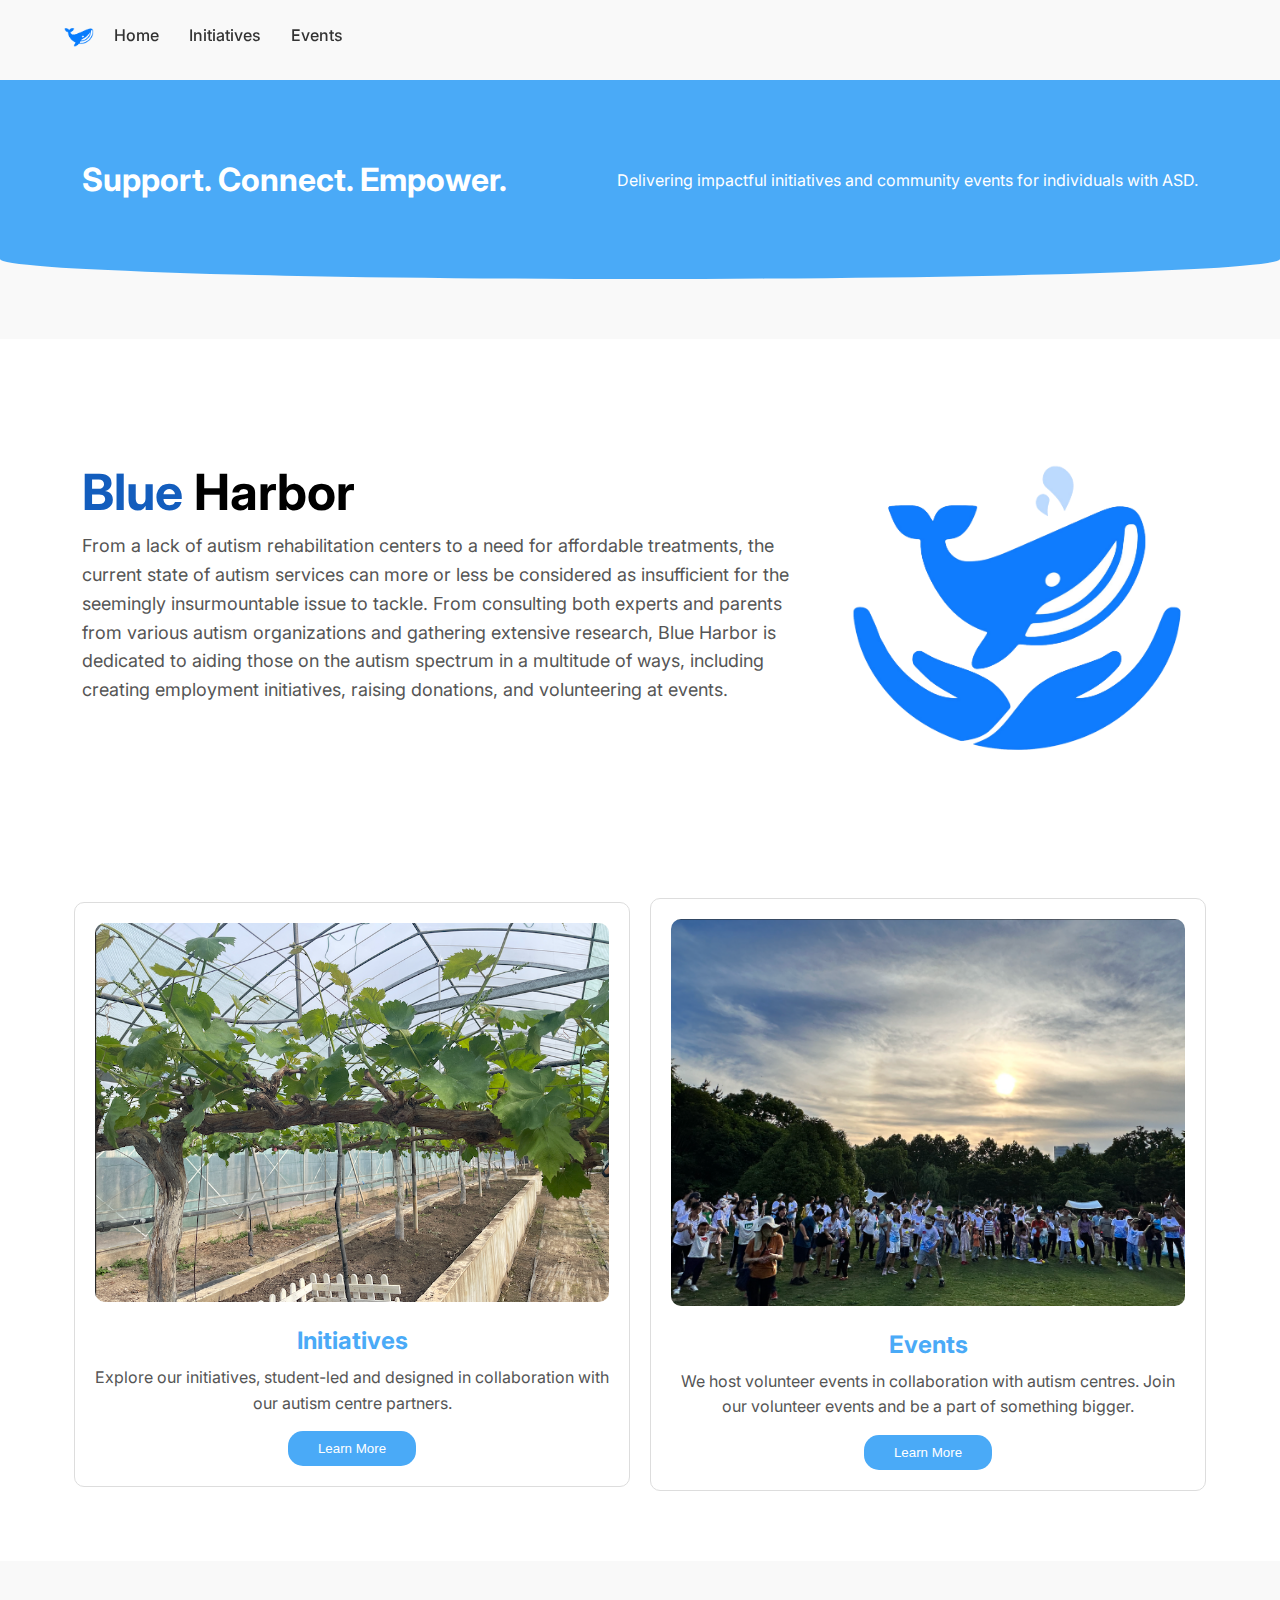
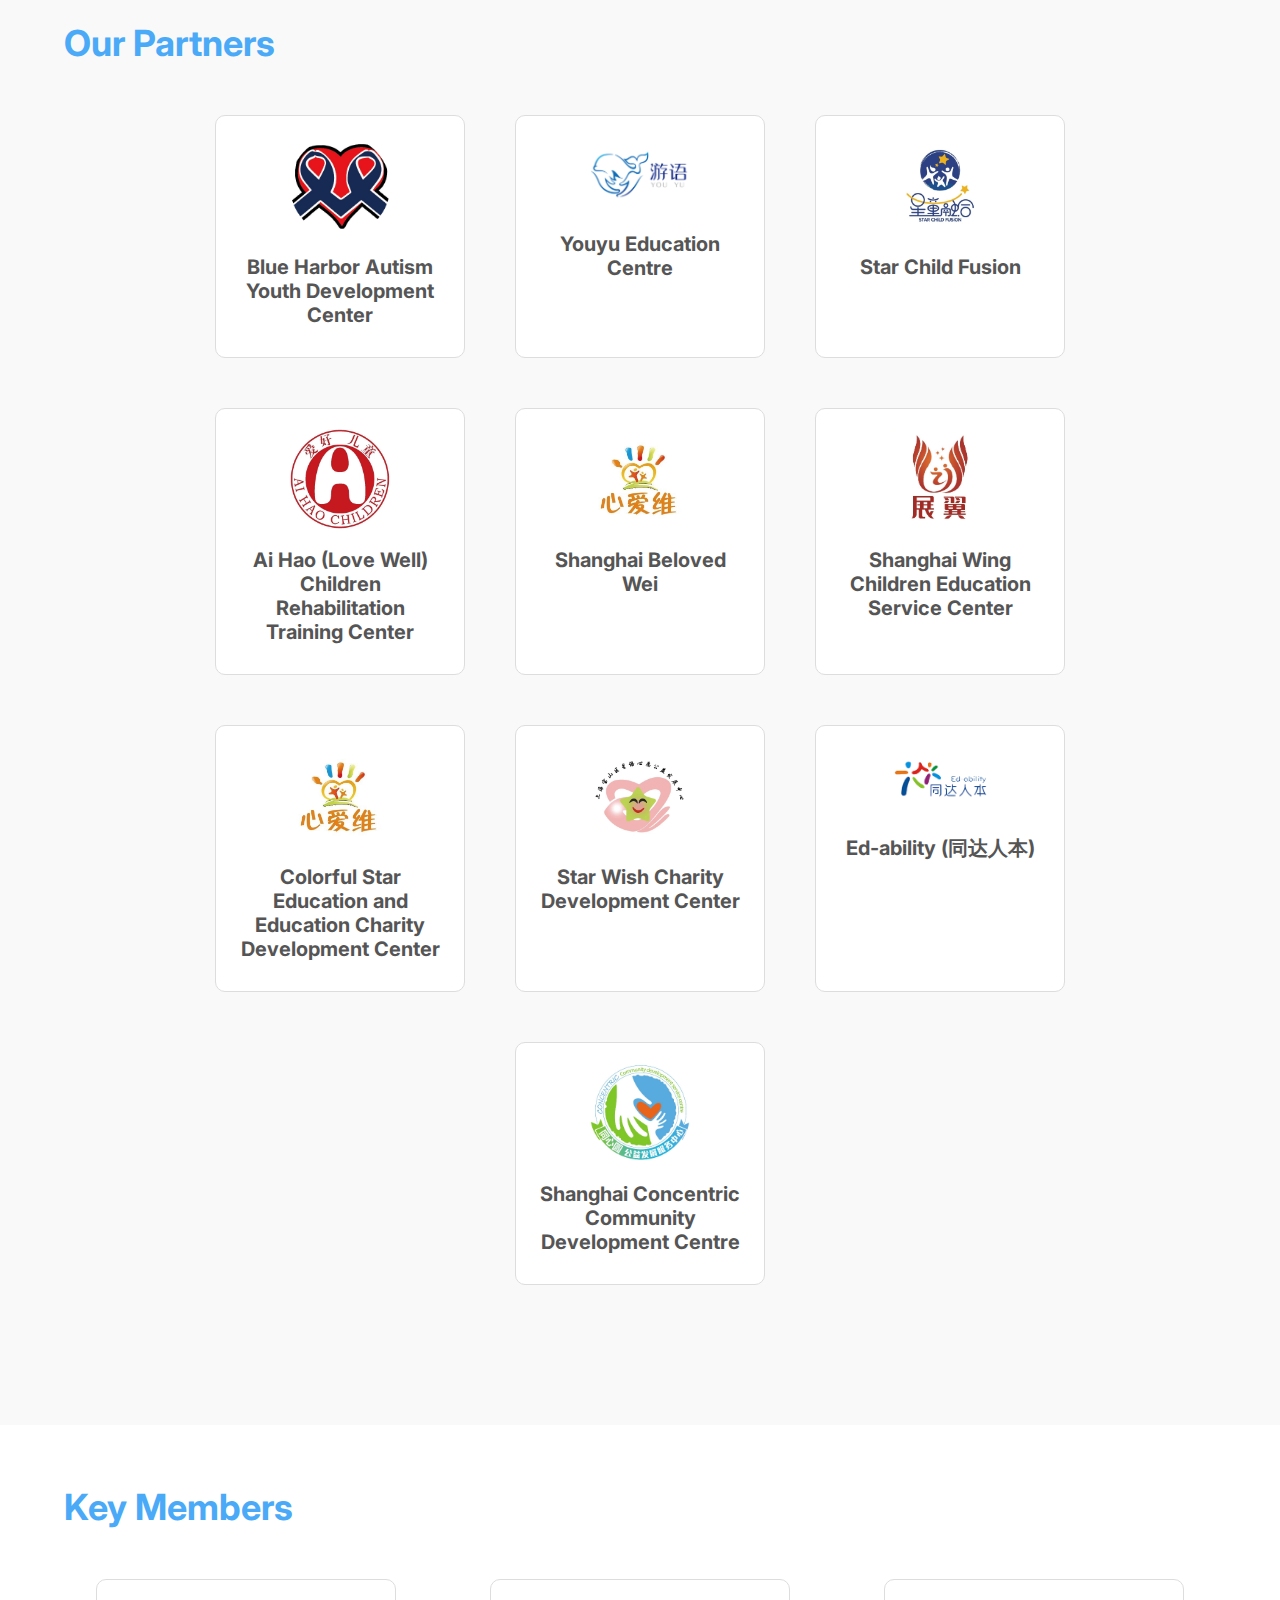
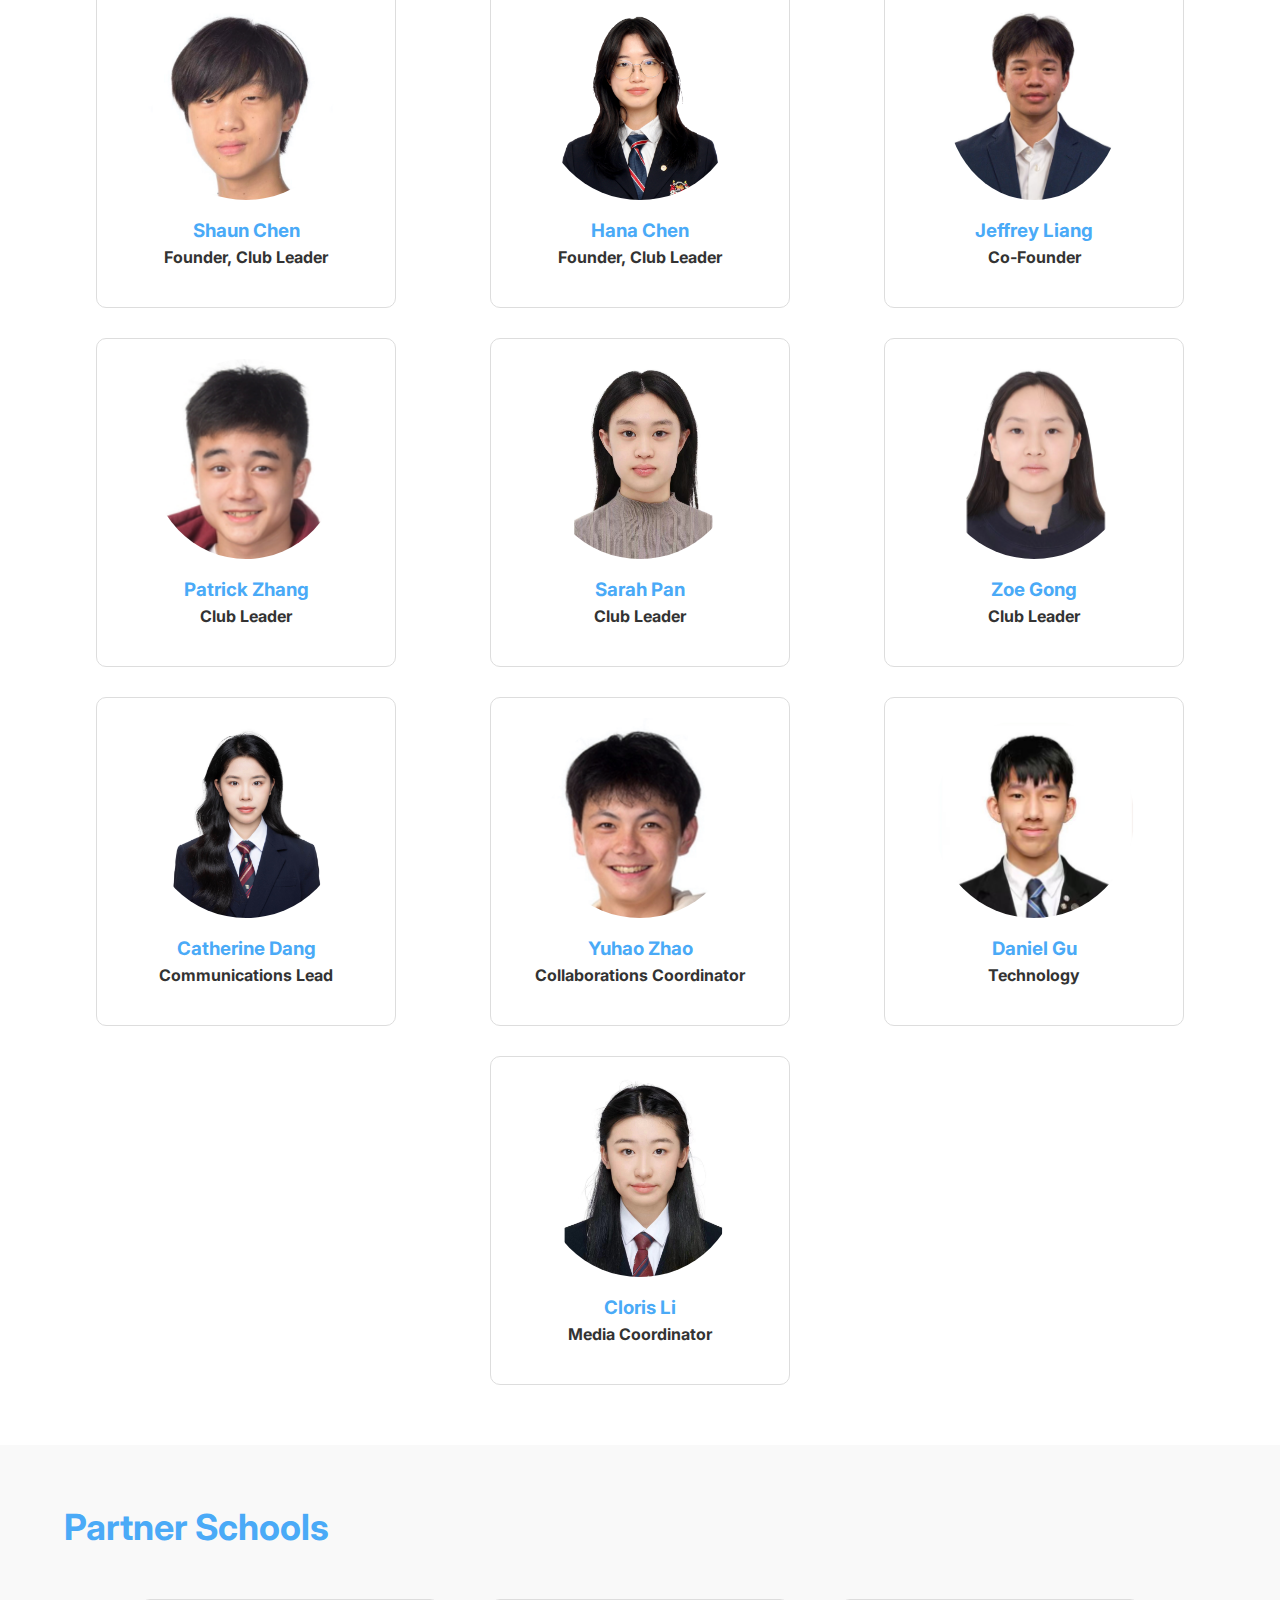
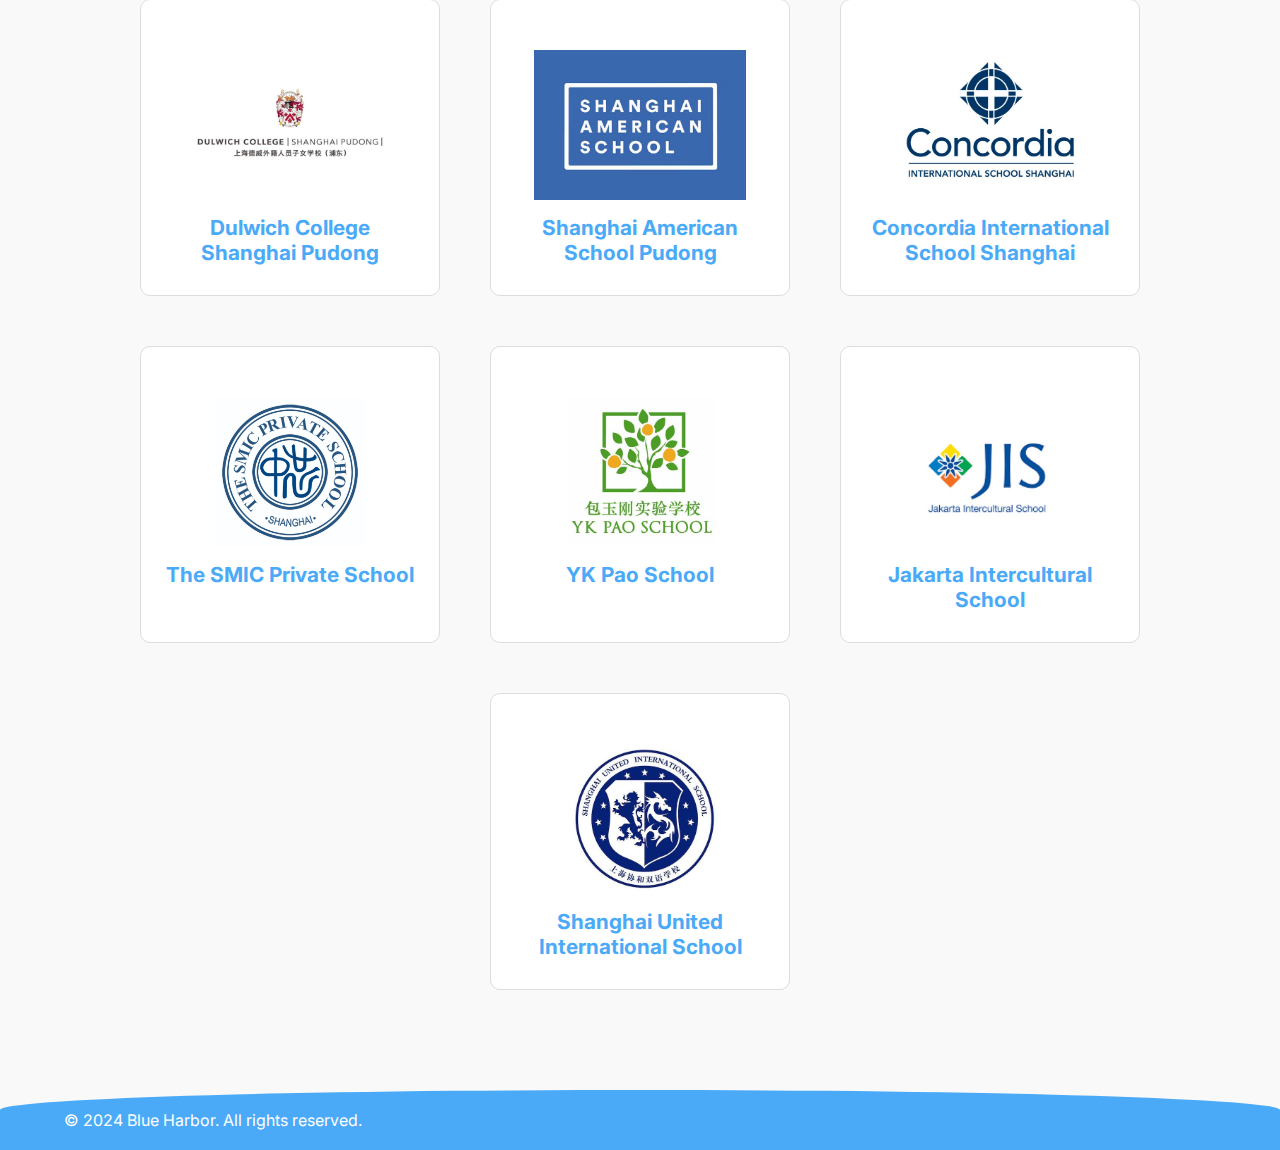
<file: index.html>
<!DOCTYPE html>
<html lang="en">
<head>
    <meta charset="UTF-8">
    <meta http-equiv="X-UA-Compatible" content="IE=edge">
    <meta name="viewport" content="width=device-width, initial-scale=1.0">
    <title>Blue Harbor</title>
    <meta name="description" content="Blue Harbor is a student-run organisation dedicated to supporting autism through collaborative initiatives and partnerships with autism centers and schools.">
    <!-- Import Inter font from Google Fonts -->
    <link href="https://fonts.googleapis.com/css2?family=Inter:wght@300;400;500;600;700&display=swap" rel="stylesheet">
    <link rel="stylesheet" href="css/styles.css">
    <script src="js/scripts.js" defer></script>
    <link rel="icon" href="images/logo2.png" type="image/png">
</head>
<body class="fade-in">
    <!-- Top Navigation Bar -->
    <nav class="navbar">
        <div class="container navbar-container">
            <div class="navbar-left">
                <div class="navbar-logo">
                    <a href="index.html#home"><img src="images/logo3.png" alt="Blue Harbor Logo"></a>
                </div>
                <div class="navbar-links">
                    <a href="index.html#home" class="nav-link">Home</a>
                    <a href="initiatives.html" class="nav-link">Initiatives</a>
                    <a href="events.html" class="nav-link">Events</a>
                </div>
            </div>
        </div>
    </nav>

    <header class="header" id="home">
        <div class="container">
            <h1>Support. Connect. Empower.</h1>
            <p>Delivering impactful initiatives and community events for individuals with ASD.</p>
        </div>
    </header>

<!-- intro -->
    <section class="intro-section">
        <div class="container">
            <div class="intro-content">
                <div class="intro-text">
                    <h2><span class="blue">Blue</span> <span class="harbor">Harbor</span></h2>
                    <p>From a lack of autism rehabilitation centers to a need for affordable treatments, the current state of autism services can more or less be considered as insufficient for the seemingly insurmountable issue to tackle. From consulting both experts and parents from various autism organizations and gathering extensive research, Blue Harbor is dedicated to aiding those on the autism spectrum in a multitude of ways, including creating employment initiatives, raising donations, and volunteering at events.

                    </p>
                </div>
                <div class="intro-logo">
                    <img src="images/logo2.png" alt="Blue Harbor Logo">
                </div>
            </div>
        </div>
    </section>

<!-- initiatives / events -->
    <section class="initiatives-events">
        <div class="container">
            <div class="section-box">
                <div class="section-image">
                    <img src="images/farm-initiative.png" alt="Initiatives Image">
                </div>
                <div class="section-content">
                    <h2>Initiatives</h2>
                    <p>Explore our initiatives, student-led and designed in collaboration with our autism centre partners.</p>
                    <button class="cta-button" onclick="navigateTo('initiatives.html')">Learn More</button>
                </div>
            </div>
            <div class="section-box">
                <div class="section-image">
                    <img src="images/outdoor event/oe8.png" alt="Events Image">
                </div>
                <div class="section-content">
                    <h2>Events</h2>
                    <p>We host volunteer events in collaboration with autism centres. Join our volunteer events and be a part of something bigger.</p>
                    <button class="cta-button" onclick="navigateTo('events.html')">Learn More</button>
                </div>
            </div>
        </div>
    </section>
    <!-- partners -->
    <section id="partners" class="partners-section">
        <div class="container">
        <h2>Our Partners</h2>
        
        <div class="partners-grid">
            <!-- Partner 1 -->
            <div class="partner-card">
            <img src="images/centres/blueharbor.png" alt="Blue Harbor" class="partner-logo">
            <h3>Blue Harbor Autism Youth Development Center</h3>
            </div>
    
            <!-- Partner 2 -->
            <div class="partner-card">
            <img src="images/centres/youyu.png" alt="Youyu" class="partner-logo">
            <h3 href = "http://www.yyrhq.com/">Youyu Education Centre</h3>
            </div>
    
            <!-- Partner 3 -->
            <div class="partner-card">
            <img src="images/centres/starchildfusion.jpg" alt="Star Chlid" class="partner-logo">
            <h3>Star Child Fusion</h3>
            </div>
            <!-- Partner 4 -->
            <div class="partner-card">
            <img src="images/centres/ai hao.jpg" alt="Ai Hao" class="partner-logo">
            <h3>Ai Hao (Love Well) Children Rehabilitation Training Center</h3>
            </div>
            <!-- Partner 5 -->
            <div class="partner-card">
            <img src="images/centres/ai wei.jpg" alt="Beloved Wei" class="partner-logo">
            <h3>Shanghai Beloved Wei</h3>
            </div>
            <!-- Partner 6 -->
            <div class="partner-card">
            <img src="images/centres/wing.jpg" alt="Wing Children" class="partner-logo">
            <h3>Shanghai Wing Children Education Service Center</h3>
            </div>
            <!-- Partner 7 -->
            <div class="partner-card">
            <img src="images/centres/colorful stars.jpg" alt="Colorful Star" class="partner-logo">
            <h3>Colorful Star Education and Education Charity Development Center</h3>
            </div>
            <!-- Partner 8 -->
            <div class="partner-card">
            <img src="images/centres/star wish.jpg" alt="Star Wish" class="partner-logo">
            <h3>Star Wish Charity Development Center</h3>
            </div>
            <!-- Partner 9 -->
            <div class="partner-card">
            <img src="images/centres/Ed-ability.png" alt="Ed-ability" class="partner-logo">
            <h3 href="http://www.ed-ability.org/">Ed-ability (同达人本)</h3>
            </div>
            <!-- Partner 10 -->
            <div class="partner-card">
            <img src="images/centres/concentric.jpg" alt="Concentric Development" class="partner-logo">
            <h3 href="">Shanghai Concentric Community Development Centre</h3>
            </div>
    
    
        </div>
        </div>
    </section>
  
    <!-- team -->
    <section class="about-us" id="about-us">
        <div class="container">
            <h2>Key Members</h2>
            <div class="team-container">
                <div class="team-member">
                    <div class="team-member-photo">
                        <img src="images/team/Shaun-chen.jpeg" alt="Team Member 1">
                    </div>
                    <div class="team-member-info">
                        <h3>Shaun Chen</h3>
                        <p class="role">Founder, Club Leader</p>
                        <!-- <p class="description">John has over 20 years of experience in community building and social initiatives.</p> -->
                    </div>
                </div>
                <div class="team-member">
                    <div class="team-member-photo">
                        <img src="images/team/hana.png" alt="Team Member 2">
                    </div>
                    <div class="team-member-info">
                        <h3>Hana Chen</h3>
                        <p class="role">Founder, Club Leader</p>
                    </div>
                </div>
                <div class="team-member">
                    <div class="team-member-photo">
                        <img src="images/team/jeffrey-liang-2.jpeg" alt="Team Member 3">
                    </div>
                    <div class="team-member-info">
                        <h3>Jeffrey Liang</h3>
                        <p class="role">Co-Founder</p>
                    </div>
                </div>
                <div class="team-member">
                    <div class="team-member-photo">
                        <img src="images/team/patrick-zhang.png" alt="Team Member 3">
                    </div>
                    <div class="team-member-info">
                        <h3>Patrick Zhang</h3>
                        <p class="role">Club Leader</p>
                    </div>
                </div>
                <div class="team-member">
                    <div class="team-member-photo">
                        <img src="images/team/sarah-pan.png" alt="Team Member 3">
                    </div>
                    <div class="team-member-info">
                        <h3>Sarah Pan</h3>
                        <p class="role">Club Leader</p>
                    </div>
                </div>
                <div class="team-member">
                    <div class="team-member-photo">
                        <img src="images/team/zoe-gong.png" alt="Team Member 3">
                    </div>
                    <div class="team-member-info">
                        <h3>Zoe Gong</h3>
                        <p class="role">Club Leader</p>
                    </div>
                </div>
                <div class="team-member">
                    <div class="team-member-photo">
                        <img src="images/team/catherine.jpg" alt="Team Member 3">
                    </div>
                    <div class="team-member-info">
                        <h3>Catherine Dang</h3>
                        <p class="role">Communications Lead</p>
                    </div>
                </div>
                <div class="team-member">
                    <div class="team-member-photo">
                        <img src="images/team/yuhao-zhao.jpeg" alt="Team Member 3">
                    </div>
                    <div class="team-member-info">
                        <h3>Yuhao Zhao</h3>
                        <p class="role">Collaborations Coordinator</p>
                    </div>
                </div>
                <div class="team-member">
                    <div class="team-member-photo">
                        <img src="images/team/daniel-gu.png" alt="Team Member 3">
                    </div>
                    <div class="team-member-info">
                        <h3>Daniel Gu</h3>
                        <p class="role">Technology</p>
                    </div>
                </div>
                <div class="team-member">
                    <div class="team-member-photo">
                        <img src="images/team/cloris-li.png" alt="Team Member 3">
                    </div>
                    <div class="team-member-info">
                        <h3>Cloris Li</h3>
                        <p class="role">Media Coordinator</p>
                         
                    </div>
                </div>
            </div>
        </div>
    </section>

    <!-- partner schools -->
<section id="partner-schools" class="partner-schools-section">
    <div class="container">
      <h2>Partner Schools</h2>
      
      <div class="schools-grid">
        <!-- School 1 -->
        <div class="school-card">
          <div class="school-logo">
            <img src="images/schools/dulwich.jpg" alt="School 1 Logo">
          </div>
          <h3>Dulwich College Shanghai Pudong</h3>
        </div>
  
        <!-- School 2 -->
        <div class="school-card">
          <div class="school-logo">
            <img src="images/schools/sas.jpg" alt="School 2 Logo">
          </div>
          <h3>Shanghai American School Pudong</h3>
        </div>
  
        <!-- School 3 -->
        <div class="school-card">
          <div class="school-logo">
            <img src="images/schools/concordia.jpg" alt="School 3 Logo">
          </div>
          <h3>Concordia International School Shanghai</h3>
        </div>
  
        <!-- School 4 -->
        <div class="school-card">
          <div class="school-logo">
            <img src="images/schools/smic.jpeg" alt="School 4 Logo">
          </div>
          <h3>The SMIC Private School</h3>
        </div>
  
        <!-- School 5 -->
        <div class="school-card">
          <div class="school-logo">
            <img src="images/schools/ykpao.jpg" alt="School 5 Logo">
          </div>
          <h3>YK Pao School</h3>
        </div>
  
        <!-- School 6 -->
        <div class="school-card">
          <div class="school-logo">
            <img src="images/schools/jis.jpg" alt="School 6 Logo">
          </div>
          <h3>Jakarta Intercultural School</h3>
        </div>
  
        <!-- School 7 -->
        <div class="school-card">
          <div class="school-logo">
            <img src="images/schools/suis.jpg" alt="School 7 Logo">
          </div>
          <h3>Shanghai United International School</h3>
        </div>
      </div>
    </div>
  </section>
  

    <footer class="footer">
        <div class="container">
            <p>&copy; 2024 Blue Harbor. All rights reserved.</p>
        </div>
    </footer>
</body>
</html>
</file>
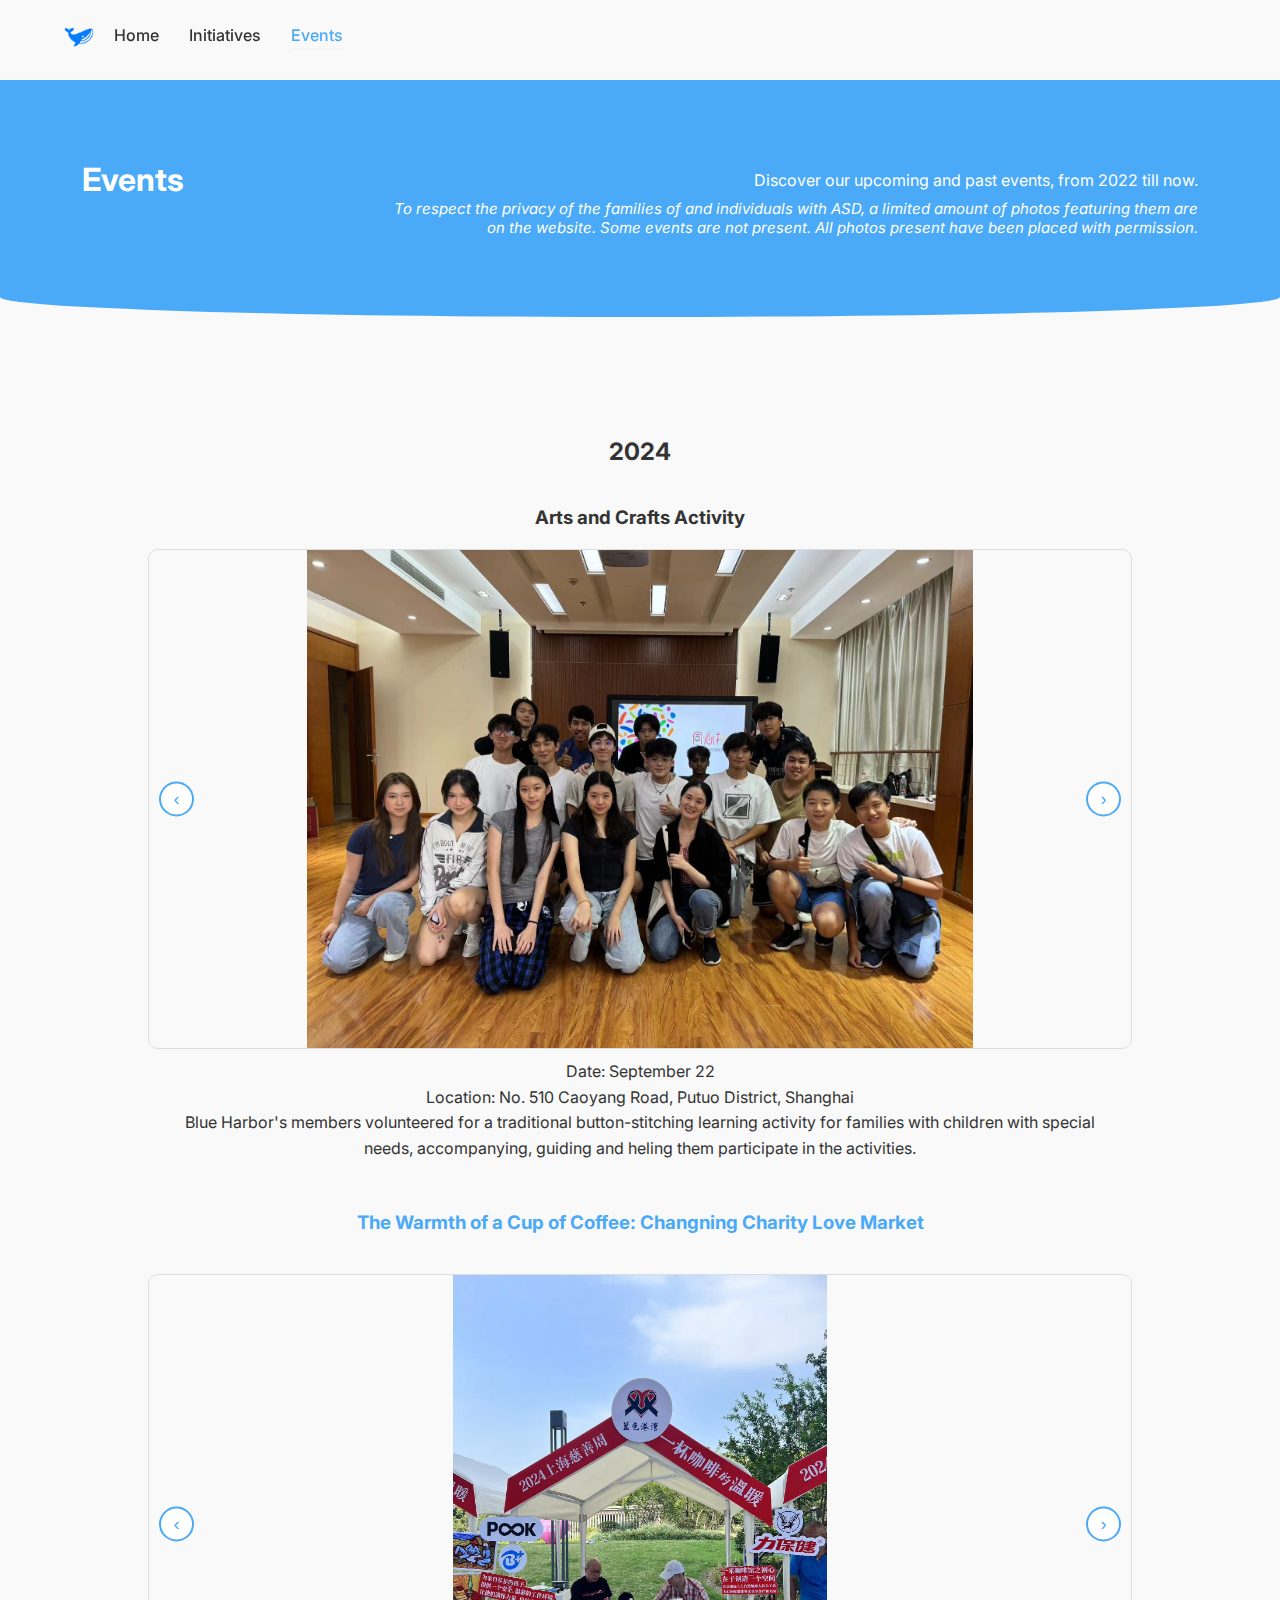
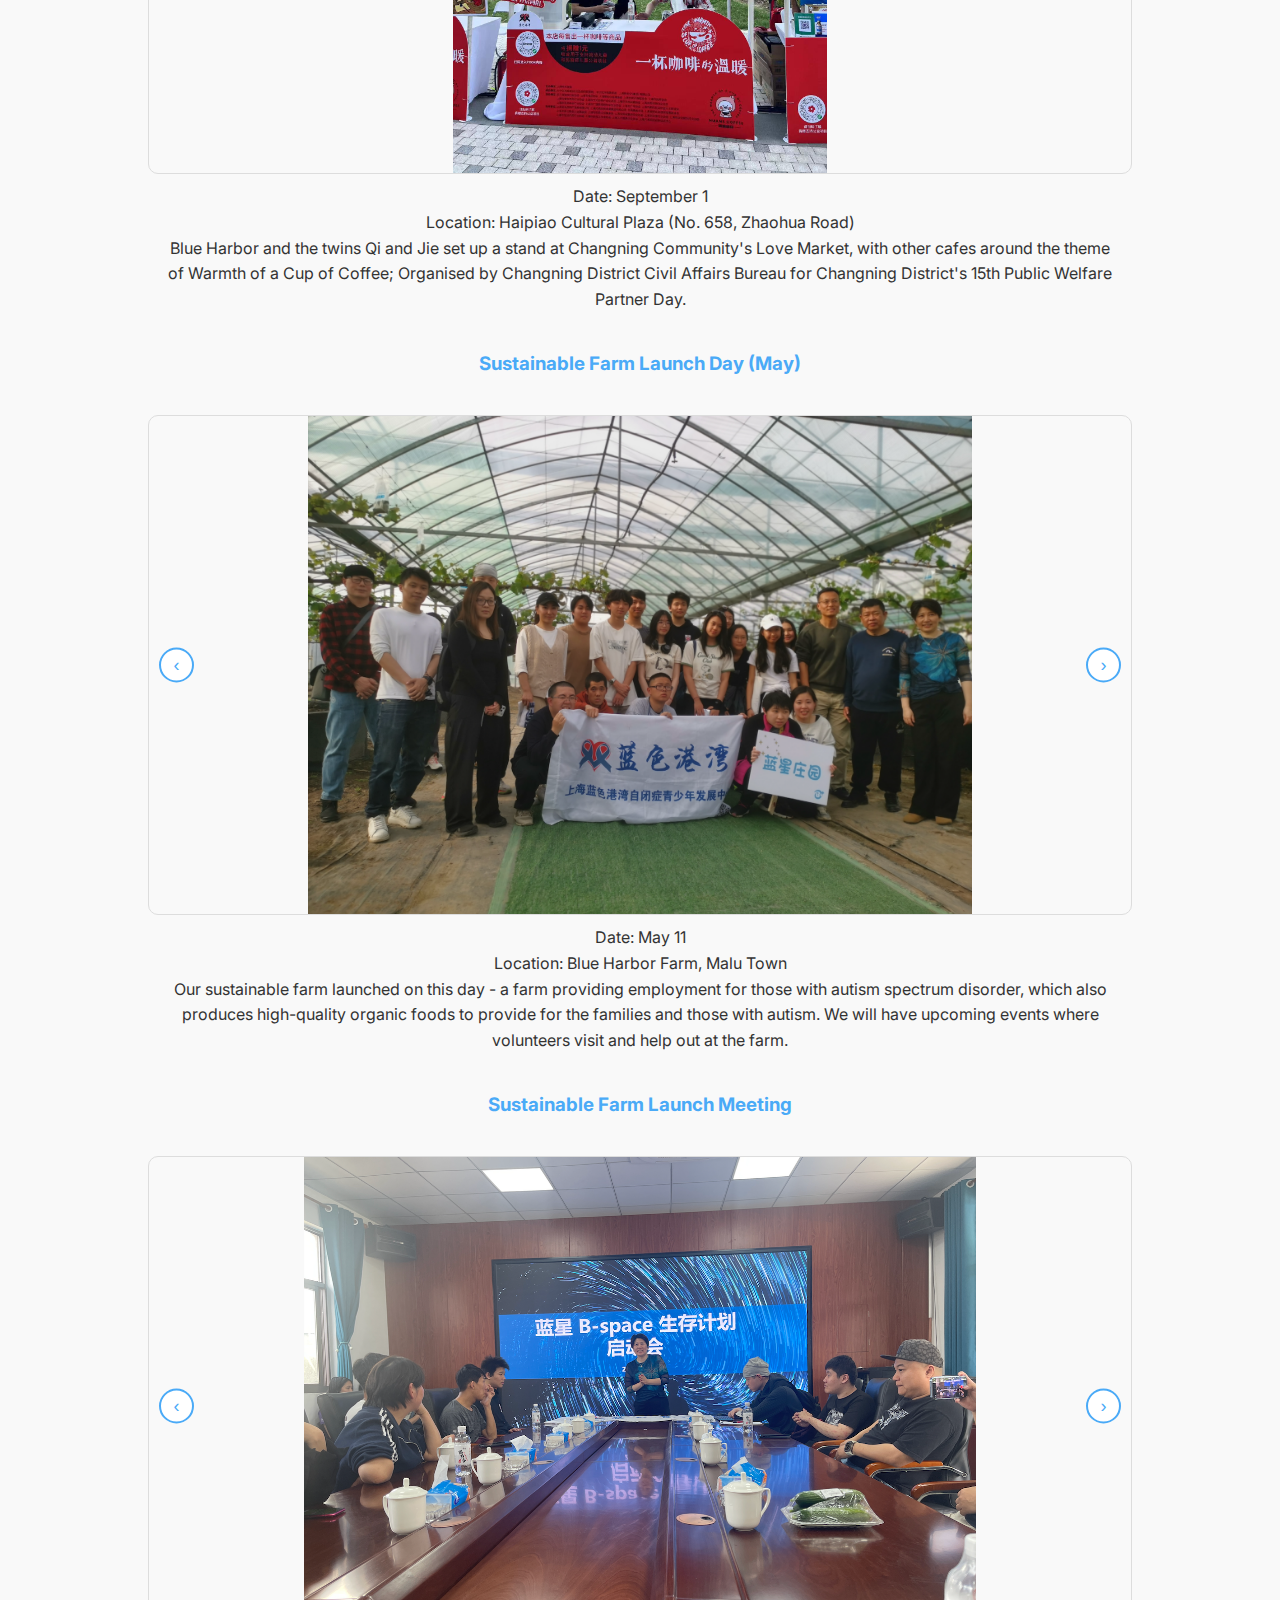
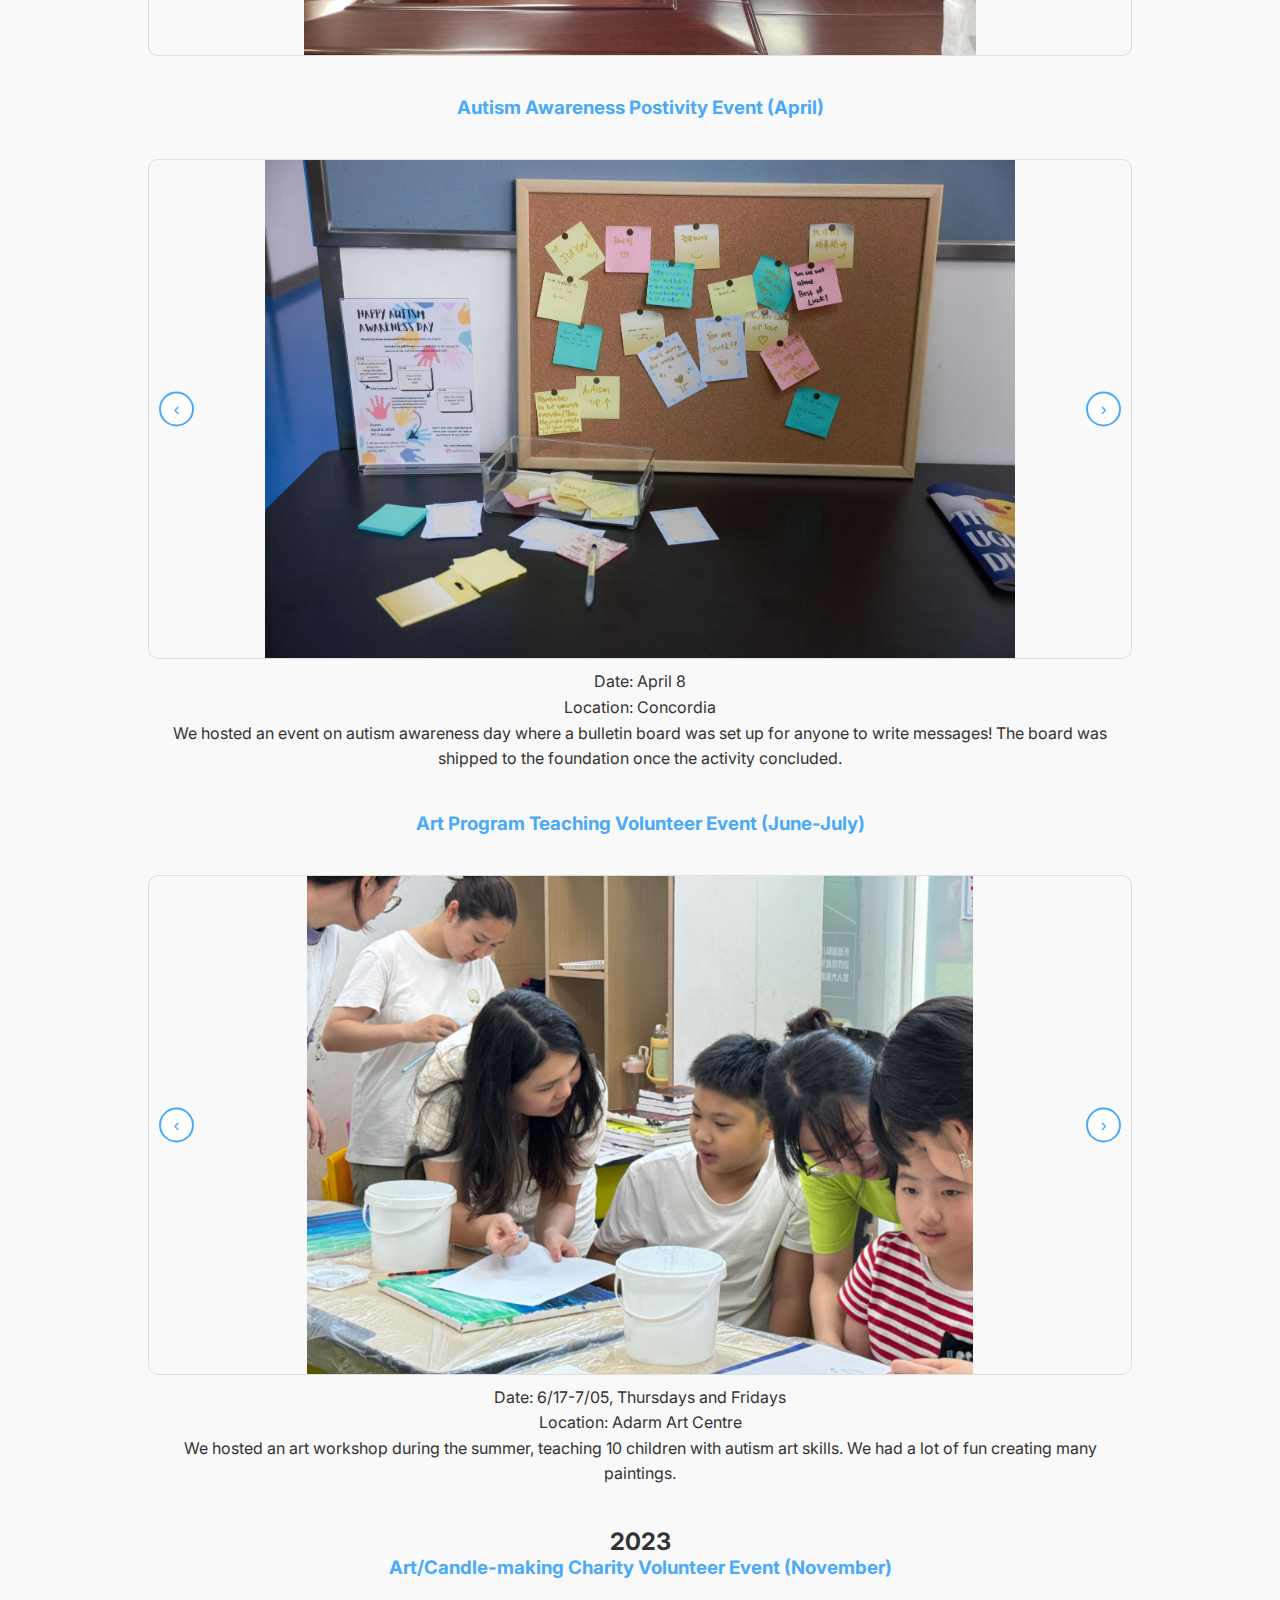
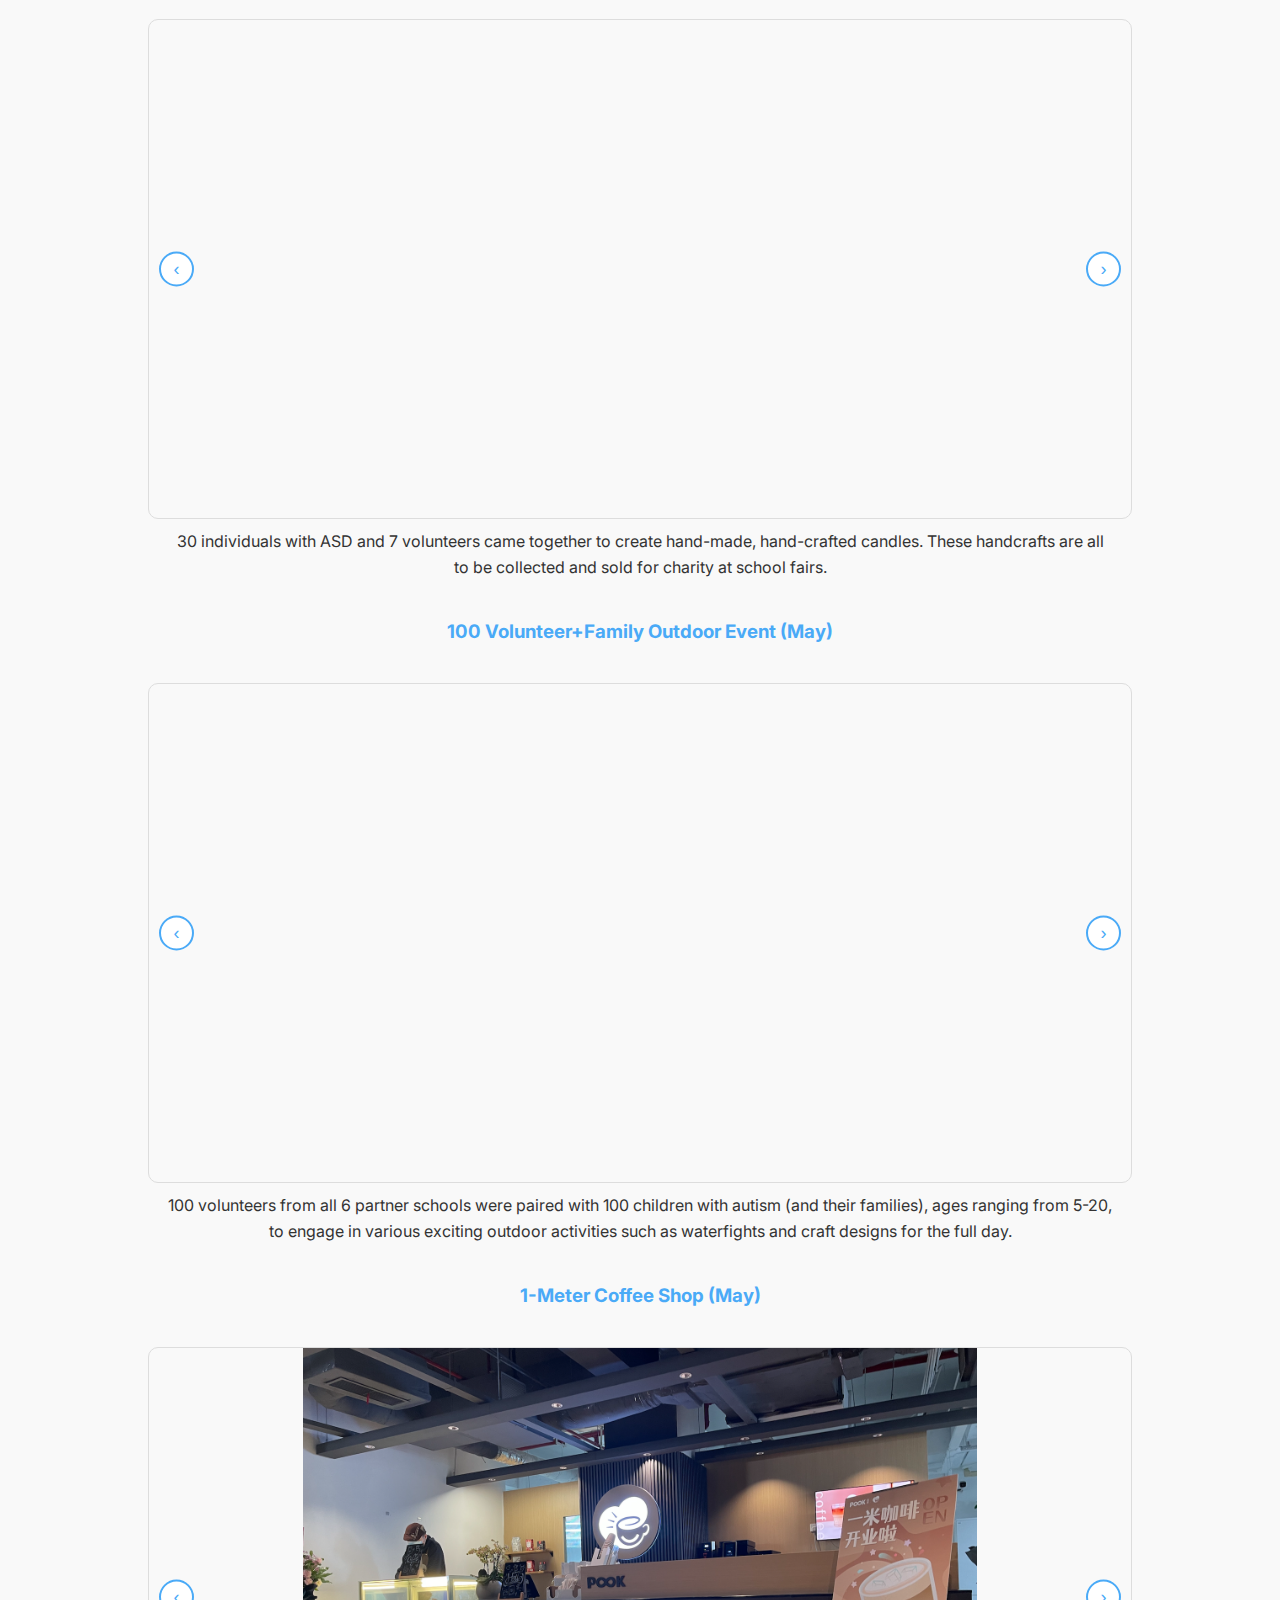
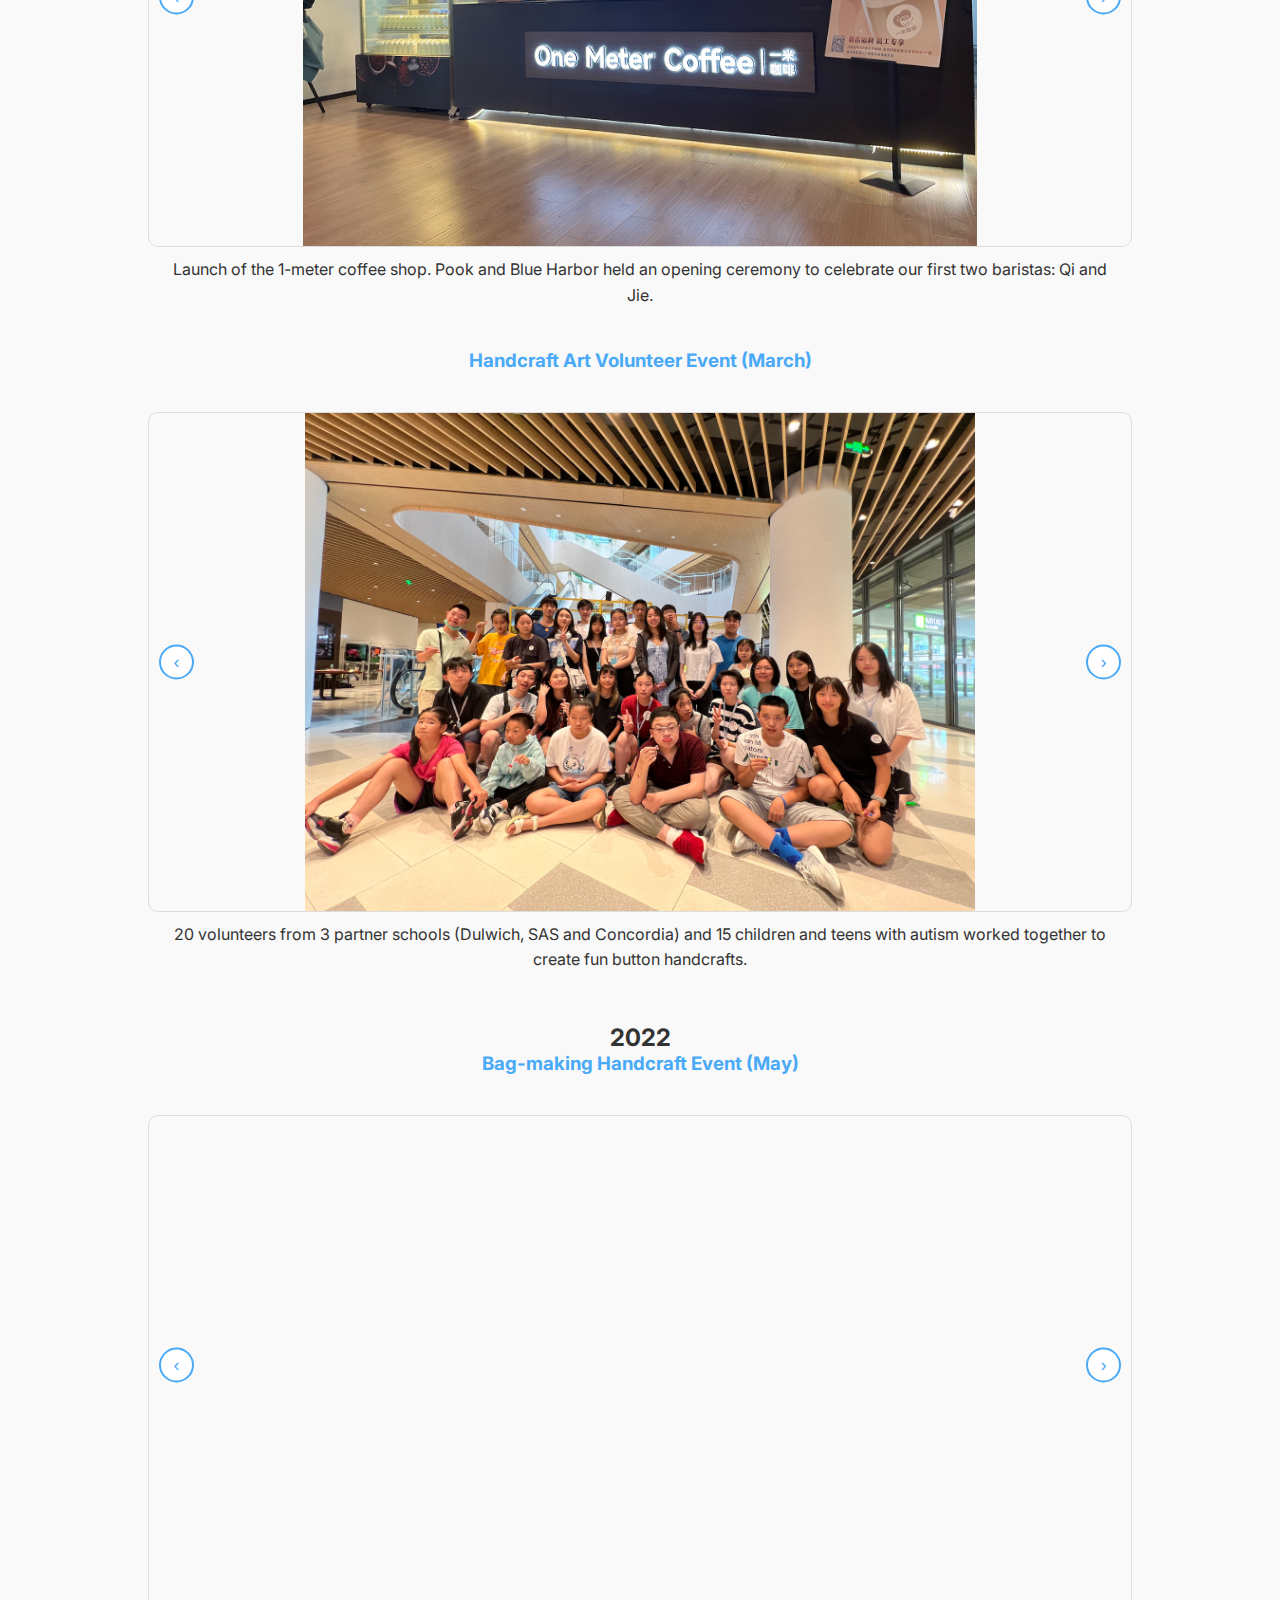
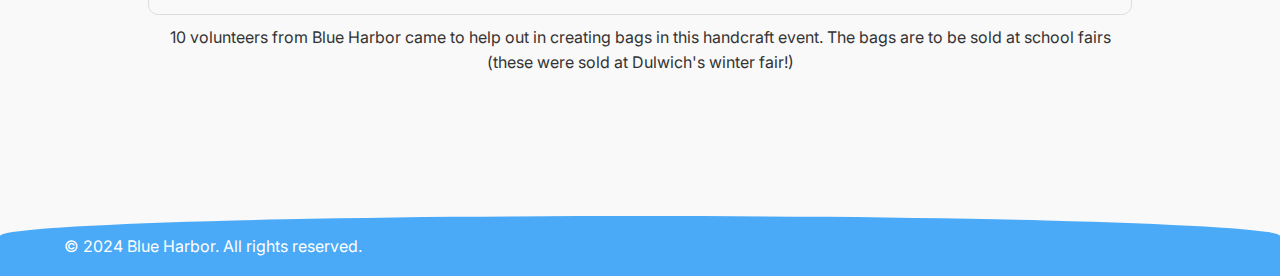
<file: events.html>
<!DOCTYPE html>
<html lang="en">
<head>
    <meta charset="UTF-8">
    <meta http-equiv="X-UA-Compatible" content="IE=edge">
    <meta name="viewport" content="width=device-width, initial-scale=1.0">
    <title>Events - Blue Harbor</title>
    <link href="https://fonts.googleapis.com/css2?family=Inter:wght@300;400;500;600;700&display=swap" rel="stylesheet">
    <link rel="stylesheet" href="css/styles.css"> 
    <script src="js/scripts.js" defer></script>
    <link rel="icon" href="images/logo3.png" type="image/png">
</head>
<body class="fade-in">
    <nav class="navbar">
        <div class="container navbar-container">
            <div class="navbar-left">
                <div class="navbar-logo">
                    <a href="index.html#home"><img src="images/logo3.png" alt="Blue Harbor Logo"></a>
                </div>
                <div class="navbar-links">
                    <a href="index.html#home" class="nav-link">Home</a>
                    <a href="initiatives.html" class="nav-link">Initiatives</a>
                    <a href="events.html" class="nav-link">Events</a>
                </div>
            </div>
    </nav>

    <header class="header">
        <div class="container">
            <h1>Events</h1>
            <p>Discover our upcoming and past events, from 2022 till now. </p>
            <p style="font-style:italic; font-size: 15px; margin-left: 300px;text-align: right;">To respect the privacy of the families of and individuals with ASD, a limited amount of photos featuring them are on the website. Some events are not present. All photos present have been placed with permission.</p>
        </div>
    </header>
<!-- events -->
    <section class="events-section">
        <div class="main-container">
            <!-- 2024 carousel -->
            <div class="year-section">
                <h2>2024</h2>
                <div class="event-carousel"></div>
                    <h3>Arts and Crafts Activity</h3>
                    <div class="carousel-container">
                        <button class="carousel-button left" onclick="previousSlide('carousel-event6-2024')">
                            &#8249;
                        </button>
                        <div class="carousel" id="carousel-event5-2024">
                            <div class="carousel-slide">
                                <img src="images/artcharity4/1.jpg" alt="Event 1 Image 1" loading="lazy">
                            </div>
                            <div class="carousel-slide">
                                <img src="images/artcharity4/2.jpg" alt="Event 1 Image 2" loading="lazy">
                            </div>
                            <div class="carousel-slide">
                                <img src="images/artcharity4/3.jpg" alt="Event 1 Image 2"loading="lazy">
                            </div>
                            <div class="carousel-slide">
                                <img src="images/artcharity4/4.jpg" alt="Event 1 Image 2"loading="lazy">
                            </div>
                            <div class="carousel-slide">
                                <img src="images/artcharity4/5.jpg" alt="Event 1 Image 2"loading="lazy">
                            </div>
                        </div>
                        <button class="carousel-button right" onclick="nextSlide('carousel-event6-2024')">
                            &#8250;
                        </button>
                    </div>
                    <p class="event-description">Date: September 22<br>Location: No. 510 Caoyang Road, Putuo District, Shanghai<br>Blue Harbor's members volunteered for a traditional button-stitching learning activity for families with children with special needs, accompanying, guiding and heling them participate in the activities.</p>
                </div>
                <div class="event-carousel">
                    <h3>The Warmth of a Cup of Coffee: Changning Charity Love Market</h3>
                    <div class="carousel-container">
                        <button class="carousel-button left" onclick="previousSlide('carousel-event5-2024')">
                            &#8249;
                        </button>
                        <div class="carousel" id="carousel-event5-2024">
                            <div class="carousel-slide">
                                <img src="images/pook/1.jpg" alt="Event 1 Image 1" loading="lazy">
                            </div>
                            <div class="carousel-slide">
                                <img src="images/pook/2.jpg" alt="Event 1 Image 2" loading="lazy">
                            </div>
                            <div class="carousel-slide">
                                <img src="images/pook/3.jpg" alt="Event 1 Image 2"loading="lazy">
                            </div>
                        </div>
                        <button class="carousel-button right" onclick="nextSlide('carousel-event5-2024')">
                            &#8250;
                        </button>
                    </div>
                    <p class="event-description">Date: September 1<br>Location: Haipiao Cultural Plaza (No. 658, Zhaohua Road)<br>Blue Harbor and the twins Qi and Jie set up a stand at Changning Community's Love Market, with other cafes around the theme of Warmth of a Cup of Coffee; Organised by Changning District Civil Affairs Bureau for Changning District's 15th Public Welfare Partner Day.</p>
                </div>
                <!-- event 1 -->
                <div class="event-carousel">
                    <h3>Sustainable Farm Launch Day (May)</h3>
                    <div class="carousel-container">
                        <button class="carousel-button left" onclick="previousSlide('carousel-event1-2024')">
                            &#8249;
                        </button>
                        <div class="carousel" id="carousel-event1-2024">
                            <div class="carousel-slide">
                                <img src="images/farmlaunch/farm1.png" alt="Event 1 Image 1" loading="lazy">
                            </div>
                            <div class="carousel-slide">
                                <img src="images/farmlaunch/farm2.png" alt="Event 1 Image 2" loading="lazy">
                            </div>
                            <div class="carousel-slide">
                                <img src="images/farmlaunch/farm3.png" alt="Event 1 Image 2"loading="lazy">
                            </div>
                            <div class="carousel-slide">
                                <img src="images/farmlaunch/farm4.png" alt="Event 1 Image 2"loading="lazy">
                            </div>
                            <div class="carousel-slide">
                                <img src="images/farmlaunch/farm5.png" alt="Event 1 Image 2"loading="lazy">
                            </div>
                            <div class="carousel-slide">
                                <img src="images/farmlaunch/farm6.png" alt="Event 1 Image 2"loading="lazy">
                            </div>
                            <div class="carousel-slide">
                                <img src="images/farmlaunch/farm7.png" alt="Event 1 Image 2"loading="lazy">
                            </div>
                        </div>
                        <button class="carousel-button right" onclick="nextSlide('carousel-event1-2024')">
                            &#8250;
                        </button>
                    </div>
                    <p class="event-description">Date: May 11<br>Location: Blue Harbor Farm, Malu Town<br> Our sustainable farm launched on this day - a farm providing employment for those with autism spectrum disorder, which also produces high-quality organic foods to provide for the families and those with autism. We will have upcoming events where volunteers visit and help out at the farm.</p>
                </div>
                <!-- event  -->
                <div class="event-carousel">
                    <h3>Sustainable Farm Launch Meeting</h3>
                    <div class="carousel-container">
                        <button class="carousel-button left" onclick="previousSlide('carousel-event2-2024')">
                            &#8249;
                        </button>
                        <div class="carousel" id="carousel-event2-2024">
                            <div class="carousel-slide">
                                <img src="images/farmmeeting/farmmeeting1.png" alt="Event 2 Image 1" loading="lazy">
                            </div>
                            <div class="carousel-slide">
                                <img src="images/farmmeeting/farmmeeting2.png" alt="Event 2 Image 2" loading="lazy">
                            </div>
                            <div class="carousel-slide">
                                <img src="images/farmmeeting/farmmeeting4.png" alt="Event 2 Image 2"loading="lazy">
                            </div>
                        </div>
                        <button class="carousel-button right" onclick="nextSlide('carousel-event2-2024')">
                            &#8250;
                        </button>
                    </div>
                    <!-- <p class="event-description">Date: February<br>Location: Blue Harbor Farm, Jiading<br>This is the description for Event 1, providing details about the objectives, activities, and highlights of the event.</p> -->
                </div>

                <div class="event-carousel">
                    <h3>Autism Awareness Postivity Event (April)</h3>
                    <div class="carousel-container">
                        <button class="carousel-button left" onclick="previousSlide('carousel-event3-2024')">
                            &#8249;
                        </button>
                        <div class="carousel" id="carousel-event3-2024">
                            <div class="carousel-slide">
                                <img src="images/autismawareness/1.jpeg" alt="Event 2 Image 1" loading="lazy">
                            </div>
                            <div class="carousel-slide">
                                <img src="images/autismawareness/2.jpeg" alt="Event 2 Image 2" loading="lazy">
                            </div>
                            <div class="carousel-slide">
                                <img src="images/autismawareness/3.jpeg" alt="Event 2 Image 2"loading="lazy">
                            </div>
                            <div class="carousel-slide">
                                <img src="images/autismawareness/4.jpeg" alt="Event 2 Image 2"loading="lazy">
                            </div>
                        </div>
                        <button class="carousel-button right" onclick="nextSlide('carousel-event3-2024')">
                            &#8250;
                        </button>
                    </div>
                    <p class="event-description">Date: April 8 <br> Location: Concordia <br>We  hosted an event on autism awareness day where a bulletin board was set up for anyone to write messages! The board was shipped to the foundation once the activity concluded.</p>
                </div>

                <!-- Event 2 Carousel -->
                <!-- Event 1 Carousel -->
                <div class="event-carousel">
                    <h3>Art Program Teaching Volunteer Event (June-July)</h3>
                    <div class="carousel-container">
                        <button class="carousel-button left" onclick="previousSlide('carousel-event4-2024')">
                            &#8249;
                        </button>
                        <div class="carousel" id="carousel-event4-2024">
                            <div class="carousel-slide">
                                <img src="images/artprogram/1.jpeg" alt="Event 1 Image 1">
                            </div>
                            <div class="carousel-slide">
                                <img src="images/artprogram/2.jpeg" alt="Event 1 Image 1">
                            </div>
                            <div class="carousel-slide">
                                <img src="images/artprogram/3.jpeg" alt="Event 1 Image 1">
                            </div>
                            <div class="carousel-slide">
                                <img src="images/artprogram/4.jpeg" alt="Event 1 Image 1">
                            </div>
                            <div class="carousel-slide">
                                <img src="images/artprogram/5.jpeg" alt="Event 1 Image 1">
                            </div>
                            <div class="carousel-slide">
                                <img src="images/artprogram/6.jpeg" alt="Event 1 Image 1">
                            </div>
                            <div class="carousel-slide">
                                <img src="images/artprogram/art-program.png" alt="Event 1 Image 1">
                            </div>
                        </div>
                        <button class="carousel-button right" onclick="nextSlide('carousel-event4-2024')">
                            &#8250;
                        </button>
                    </div>
                    <p class="event-description">Date: 6/17-7/05, Thursdays and Fridays<br>Location: Adarm Art Centre<br>We  hosted an art workshop during the summer, teaching 10 children with autism art skills. We had a lot of fun creating many paintings.</p>
                </div>
            <!-- 2023 carousel -->
            <div class="year-section">
                <h2>2023</h2>
                <!-- Event6-->
                <div class="event-carousel">
                    <h3>Art/Candle-making Charity Volunteer Event (November)</h3>
                    <div class="carousel-container">
                        <button class="carousel-button left" onclick="previousSlide('carousel-event1-2023')">
                            &#8249;
                        </button>
                        <div class="carousel" id="carousel-event1-2023">
                            <div class="carousel-slide">
                                <img src="images/artcharity/artcharity1.png" alt="Event 1 Image 1" loading="lazy">
                            </div>
                            <div class="carousel-slide">
                                <img src="images/artcharity/artcharity2.png" alt="Event 1 Image 2" loading="lazy">
                            </div>
                            <div class="carousel-slide">
                                <img src="images/artcharity/artcharity3.png" alt="Event 1 Image 2"loading="lazy">
                            </div>
                            <div class="carousel-slide">
                                <img src="images/artcharity/artcharity4.png" alt="Event 1 Image 2"loading="lazy">
                            </div>
                            <div class="carousel-slide">
                                <img src="images/artcharity/artcharity5.png" alt="Event 1 Image 2"loading="lazy">
                            </div>
                        </div>
                        <button class="carousel-button right" onclick="nextSlide('carousel-event1-2023')">
                            &#8250;
                        </button>
                    </div>
                    <p class="event-description">30 individuals with ASD and 7 volunteers came together to create hand-made, hand-crafted candles. These handcrafts are all to be collected and sold for charity at school fairs.</p>
                </div>
                <!-- Event 1 Carousel -->
                <div class="event-carousel">
                    <h3>100 Volunteer+Family Outdoor Event (May)</h3>
                    <div class="carousel-container">
                        <button class="carousel-button left" onclick="previousSlide('carousel-event2-2023')">
                            &#8249;
                        </button>
                        <div class="carousel" id="carousel-event2-2023">
                            <div class="carousel-slide">
                                <img src="images/outdoor event/oe1.png" alt="Event 1 Image 1" loading="lazy">
                            </div>
                            <div class="carousel-slide">
                                <img src="images/outdoor event/oe2.png" alt="Event 1 Image 2" loading="lazy">
                            </div>
                            <div class="carousel-slide">
                                <img src="images/outdoor event/oe3.png" alt="Event 1 Image 2"loading="lazy">
                            </div>
                            <div class="carousel-slide">
                                <img src="images/outdoor event/oe4.png" alt="Event 1 Image 2"loading="lazy">
                            </div>
                            <div class="carousel-slide">
                                <img src="images/outdoor event/oe5.png" alt="Event 1 Image 2"loading="lazy">
                            </div>
                            <div class="carousel-slide">
                                <img src="images/outdoor event/oe6.png" alt="Event 1 Image 2"loading="lazy">
                            </div>
                            <div class="carousel-slide">
                                <img src="images/outdoor event/oe7.png" alt="Event 1 Image 2"loading="lazy">
                            </div>
                            <div class="carousel-slide">
                                <img src="images/outdoor event/oe8.png" alt="Event 1 Image 2"loading="lazy">
                            </div>
                        </div>
                        <button class="carousel-button right" onclick="nextSlide('carousel-event2-2023')">
                            &#8250;
                        </button>
                    </div>
                    <p class="event-description">100 volunteers from all 6 partner schools were paired with 100 children with autism (and their families), ages ranging from  5-20, to engage in various exciting outdoor activities such as waterfights and craft designs for the full day.</p>
                </div>

                <!-- Event 1 Carousel -->
                <div class="event-carousel" id="event-coffee">
                    <h3>1-Meter Coffee Shop (May)</h3>
                    <div class="carousel-container">
                        <button class="carousel-button left" onclick="previousSlide('carousel-event3-2023')">
                            &#8249;
                        </button>
                        <div class="carousel" id="carousel-event3-2023">
                            <div class="carousel-slide">
                                <img src="images/cafe/c1.png" alt="Event 1 Image 1">
                            </div>
                            <div class="carousel-slide">
                                <img src="images/cafe/c2.png" alt="Event 1 Image 1">
                            </div>
                            <div class="carousel-slide">
                                <img src="images/cafe/c3.png" alt="Event 1 Image 1">
                            </div>
                            <div class="carousel-slide">
                                <img src="images/cafe/c4.png" alt="Event 1 Image 1">
                            </div>
                            <div class="carousel-slide">
                                <img src="images/cafe/c5.png" alt="Event 1 Image 1">
                            </div>
                            <div class="carousel-slide">
                                <img src="images/cafe/c6.png" alt="Event 1 Image 1">
                            </div>
                        </div>
                        <button class="carousel-button right" onclick="nextSlide('carousel-event3-2023')">
                            &#8250;
                        </button>
                    </div>
                    <p class="event-description">Launch of the 1-meter coffee shop. Pook and Blue Harbor held an opening ceremony to celebrate our first two baristas: Qi and Jie.</p>
                </div>

                <!-- Event 2 Carousel -->
                <div class="event-carousel">
                    <h3>Handcraft Art Volunteer Event (March)</h3>
                    <div class="carousel-container">
                        <button class="carousel-button left" onclick="previousSlide('carousel-event4-2023')">
                            &#8249;
                        </button>
                        <div class="carousel" id="carousel-event4-2023">
                            <div class="carousel-slide">
                                <img src="images/artcharity-2/ac1.png" alt="Event 1 Image 1">
                            </div>
                            <div class="carousel-slide">
                                <img src="images/artcharity-2/ac2.png" alt="Event 1 Image 1">
                            </div>
                            <div class="carousel-slide">
                                <img src="images/artcharity-2/ac3.png" alt="Event 1 Image 1">
                            </div>
                            <div class="carousel-slide">
                                <img src="images/artcharity-2/ac4.png" alt="Event 1 Image 1">
                            </div>
                            <div class="carousel-slide">
                                <img src="images/artcharity-2/ac5.png" alt="Event 1 Image 1">
                            </div>
                        </div>
                        <button class="carousel-button right" onclick="nextSlide('carousel-event4-2023')">
                            &#8250;
                        </button>
                    </div>
                    <p class="event-description">20 volunteers from 3 partner schools (Dulwich, SAS and Concordia) and 15 children and teens with autism worked together to create fun button handcrafts.</p>
                </div>
                

            </div>

            <div class="year-section">
                <h2>2022</h2>
                <!-- Event 1 Carousel -->
                <div class="event-carousel">
                    <h3>Bag-making Handcraft Event (May)</h3>
                    <div class="carousel-container">
                        <button class="carousel-button left" onclick="previousSlide('carousel-event1-2022')">
                            &#8249;
                        </button>
                        <div class="carousel" id="carousel-event1-2022">
                            <div class="carousel-slide">
                                <img src="images/artcharity3/ac1.png" alt="Event 1 Image 1" loading="lazy">
                            </div>
                            <div class="carousel-slide">
                                <img src="images/artcharity3/ac2.png" alt="Event 1 Image 1" loading="lazy">
                            </div>
                            <div class="carousel-slide">
                                <img src="images/artcharity3/ac3.png" alt="Event 1 Image 1" loading="lazy">
                            </div>
                            <div class="carousel-slide">
                                <img src="images/artcharity3/ac4.png" alt="Event 1 Image 1" loading="lazy">
                            </div>
                            <div class="carousel-slide">
                                <img src="images/artcharity3/ac5.png" alt="Event 1 Image 1" loading="lazy">
                            </div>
                            <div class="carousel-slide">
                                <img src="images/artcharity3/ac6.png" alt="Event 1 Image 1" loading="lazy">
                            </div>
                            <div class="carousel-slide">
                                <img src="images/artcharity3/ac7.png" alt="Event 1 Image 1" loading="lazy">
                            </div>
                            <div class="carousel-slide">
                                <img src="images/artcharity3/ac8.png" alt="Event 1 Image 1" loading="lazy">
                            </div>
                        </div>
                        <button class="carousel-button right" onclick="nextSlide('carousel-event1-2022')">
                            &#8250;
                        </button>
                    </div>
                    <p class="event-description">10 volunteers from Blue Harbor came to help out in creating bags in this handcraft event. The bags are to be sold at school fairs (these were sold at Dulwich's winter fair!)</p>
                </div>
                

        </div>
            </div>

            
    </section>

    <footer class="footer">
        <div class="container">
            <p>&copy; 2024 Blue Harbor. All rights reserved.</p>
        </div>
    </footer>
</body>
</html>
</file>
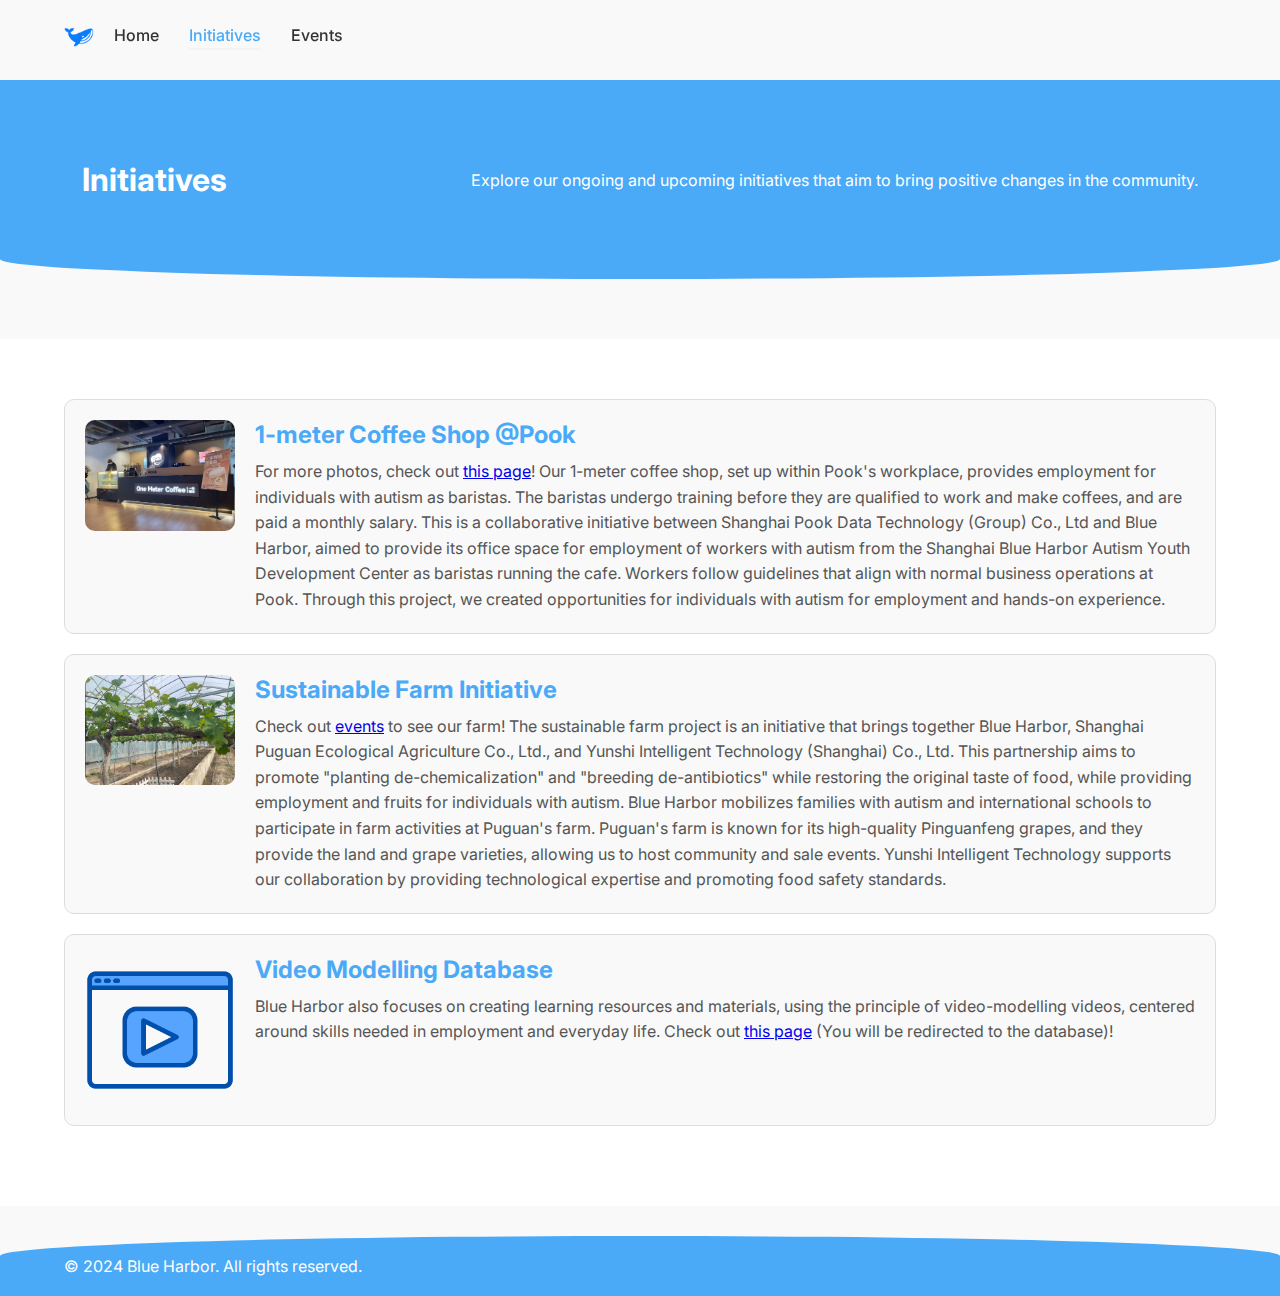
<file: initiatives.html>
<!DOCTYPE html>
<html lang="en">
<head>
    <meta charset="UTF-8">
    <meta http-equiv="X-UA-Compatible" content="IE=edge">
    <meta name="viewport" content="width=device-width, initial-scale=1.0">
    <title>Initiatives - Blue Harbor</title>
    <link href="https://fonts.googleapis.com/css2?family=Inter:wght@300;400;500;600;700&display=swap" rel="stylesheet">
    <link rel="stylesheet" href="css/styles.css"> 
    <script src="js/scripts.js" defer></script>
    <link rel="icon" href="images/logo3.png" type="image/png">
</head>
<body class="fade-in">
    <nav class="navbar">
        <div class="container navbar-container">
            <div class="navbar-left">
                <div class="navbar-logo">
                    <a href="index.html#home"><img src="images/logo3.png" alt="Blue Harbor Logo"></a>
                </div>
                <div class="navbar-links">
                    <a href="index.html#home" class="nav-link">Home</a>
                    <a href="initiatives.html" class="nav-link">Initiatives</a>
                    <a href="events.html" class="nav-link">Events</a>
                </div>
            </div>
    </nav>
    <!-- initiatives -->
    <header class="header">
        <div class="container">
            <h1>Initiatives</h1>
            <p>Explore our ongoing and upcoming initiatives that aim to bring positive changes in the community.</p>
        </div>
    </header>

    <section class="initiatives-section">
        <div class="container">
            <div class="initiative-box">
                <img src="images/cafe/c1.png" alt="Initiative Image 1">
                <div class="initiative-content">
                    <h2>1-meter Coffee Shop @Pook</h2>
                    <p>For more photos, check out <a href=events.html#event-coffee>this page</a>! Our 1-meter coffee shop, set up within Pook's workplace, provides employment for individuals with autism as baristas. The baristas undergo training before they are qualified to work and make coffees, and are paid a monthly salary. This is a collaborative initiative between Shanghai Pook Data Technology (Group) Co., Ltd and Blue Harbor, aimed to provide its office space for employment of workers with autism from the Shanghai Blue Harbor Autism Youth Development Center as baristas running the cafe. Workers follow guidelines that align with normal business operations at Pook. Through this project, we created opportunities for individuals with autism for employment and hands-on experience.</p>
                </div>
            </div>
            <div class="initiative-box">
                <img src="images/farm-initiative.png" alt="Initiative Image 2">
                <div class="initiative-content">
                    <h2>Sustainable Farm Initiative</h2>
                    <p>Check out <a href=events.html>events</a> to see our farm! The sustainable farm project is an initiative that brings together Blue Harbor, Shanghai Puguan Ecological Agriculture Co., Ltd., and Yunshi Intelligent Technology (Shanghai) Co., Ltd. This partnership aims to promote "planting de-chemicalization" and "breeding de-antibiotics" while restoring the original taste of food, while providing employment and fruits for individuals with autism. Blue Harbor mobilizes families with autism and international schools to participate in farm activities at Puguan's farm. Puguan's farm is known for its high-quality Pinguanfeng grapes, and they provide the land and grape varieties, allowing us to host community and sale events. Yunshi Intelligent Technology supports our collaboration by providing technological expertise and promoting food safety standards.</p>
                </div>
            </div>
            <div class="initiative-box">
                <img src="images/videoicon.png" alt="Initiative Image 3">
                <div class="initiative-content">
                    <h2>Video Modelling Database</h2>
                    <p>Blue Harbor also focuses on creating learning resources and materials, using the principle of video-modelling videos, centered around skills needed in employment and everyday life. Check out <a href=http://blueharbor.top/index/index/dashboard.html>this page</a> (You will be redirected to the database)!</p>
                </div>
            </div>
        </div>
    </section>

    <footer class="footer">
        <div class="container">
            <p>&copy; 2024 Blue Harbor. All rights reserved.</p>
        </div>
    </footer>
</body>
</html>
</file>
<file: css/styles.css>
/* General Styles */
* {
    margin: 0;
    padding: 0;
    box-sizing: border-box;
}

html, body {
    margin: 0;
    padding: 0;
    font-family: 'Inter', sans-serif;
    background-color: #f9f9f9;
    color: #333;
    transition: opacity 0.5s ease-in-out; /* General transition for smoother effects */
    height: 100%;
}



.container {
    width: 90%;
    max-width: 1200px;
    margin: 0 auto;
    display: flex;
    align-items: center;
    justify-content: space-between;
    flex-wrap: wrap;
}

/* Fade-in and fade-out transition */
.fade-in {
    opacity: 1; /* Start with full opacity */
    transition: opacity 0.5s ease-in-out; /* Duration matches JavaScript timeout */
}

.fade-out {
    opacity: 0; /* Fade out to transparent */
    transition: opacity 0.5s ease-in-out; /* Smooth transition effect */
}

.scroll-hidden {
    opacity: 0;
    transform: translateY(20px); /* Initial state, slightly offset */
    transition: opacity 0.6s ease-out, transform 0.6s ease-out; /* Smooth transition */
}

.scroll-visible {
    opacity: 1;
    transform: translateY(0); /* Final state, back to original position */
}

/* Navbar Styles */
.navbar {
    display: flex;
    justify-content: space-between;
    align-items: left;
    background-color: transparent;
    padding: 20px 0;
    position: fixed;
    width: 100%;
    top: 0;
    z-index: 1000;
    transition: background-color 0.3s ease;
}

.navbar.scrolled {
    background-color: #4aa9f7; /* Solid background on scroll */
}

.navbar-logo img {
    height: 30px;
    transition: height 0.3s ease;
}

.navbar-links {
    display: flex;
    gap: 30px;
    font-weight: 500;
}

.navbar-links a {
    color: #333;
    text-decoration: none;
    transition: color 0.3s ease, border-bottom 0.3s ease;
    position: relative;
    padding-bottom: 5px;
}

/* Active and Hover Link Styling */
.navbar-links a:hover::after,
.navbar-links a.active::after {
    content: '';
    width: 100%;
    height: 2px;
    background-color: #f3f4f5;
    position: absolute;
    left: 0;
    bottom: 0;
    transition: width 0.3s ease;
}

.navbar-links a::after {
    content: '';
    width: 0;
    height: 2px;
    background-color: #4AAAF7;
    position: absolute;
    left: 0;
    bottom: 0;
    transition: width 0.3s ease;
}

.navbar-links a.active {
    color: #4AAAF7;
}

.navbar-left {
    display: flex;
    align-items: center;
    gap: 20px; /* Adjust the gap between logo and links */
}

.navbar.scrolled .navbar-links a.active {
    color: white;
}

.navbar.scrolled .navbar-links a{
    color: white;
}

.navbar-links a.active:hover {
    color: #ffffff; /* Hover color for active link */
}
/* Header and Sections */
header, .intro-section, .image-scroll, .about-us, .events-section {
    margin-top: 70px;
    padding: 60px 0;
}

.header {
    background-color: #4AAAF7;
    color: white;
    text-align: center;
    padding: 80px 20px;
    border-bottom-left-radius: 50% 20px;
    border-bottom-right-radius: 50% 20px;
    margin-bottom: 30px;
    transform: translateY(10px); /* Start with a small vertical offset */
    transition: opacity 0.6s ease-out, transform 0.6s ease-out; /* Smooth appearance */

}

.footer {
    background-color: #4AAAF7;
    color: white;
    text-align: center;
    padding: 20px 0;
    border-top-left-radius: 50% 20px;
    border-top-right-radius: 50% 20px;
    margin-top: 30px;
}

/* Reset for Other Sections */
header, .intro-section, .about-us, .events-section, .initiatives-section {
    margin-top: 70px;
    padding: 60px 0;
    box-sizing: border-box;
}

.header {
    background-color: #4AAAF7;
    color: white;
    text-align: center;
    padding: 80px 20px;
    border-bottom-left-radius: 50% 20px;
    border-bottom-right-radius: 50% 20px;
    margin-bottom: 30px;
}

.footer {
    background-color: #4AAAF7;
    color: white;
    text-align: center;
    padding: 20px 0;
    border-top-left-radius: 50% 20px;
    border-top-right-radius: 50% 20px;
    margin-top: 30px;
}

/* Intro Section Styles */
.intro-section {
    display: flex;
    align-items: center;
    justify-content: space-between;
    padding: 60px 20px;
    background-color: #ffffff;
}

.intro-content {
    display: flex;
    flex-direction: row;
    align-items: center;
    gap: 20px;
    width: 100%;
}

.intro-text {
    flex: 1;
}

.intro-text h2 {
    font-size: 50px;
    color: #4AAAF7;
    margin-bottom: 10px;
}

.intro-text p {
    color: #555;
    font-size: 18px;
    line-height: 1.6;
}

.intro-text .blue {
    color: #135DBD; /* Color for 'Blue' */
}

.intro-text .harbor {
    color: #000000; /* Color for 'Harbor' */
}

.intro-logo {
    flex: 0.5;
    text-align: right;
}

.intro-logo img {
    width: 100%;
    max-width: 500px;
}

.initiatives-events {
    background-color: #ffffff;
    padding: 60px 0;
    display: flex;
    gap: 40px; /* Increased gap to 40px for more spacing */
    justify-content: space-between;
}

.section-box {
    flex: 1;
    background-color: #ffffff;
    padding: 20px;
    border-radius: 10px;
    display: flex;
    flex-direction: column;
    align-items: center;
    border: 1px solid #ddd; /* Subtle border for clean separation */
    transition: border-color 0.3s ease; /* Smooth transition for hover effect */
    margin: 10px; /* Added margin to ensure spacing between boxes */
}

.section-box:hover {
    border-color: #4AAAF7; /* Change border color on hover for a modern look */
}

.section-image img {
    width: 100%;
    height: auto;
    border-radius: 10px;
    margin-bottom: 20px;
}

.section-content {
    text-align: center;
}

.section-content h2 {
    color: #4AAAF7;
    margin-bottom: 10px;
}

.section-content p {
    color: #555;
    line-height: 1.6;
}

.cta-button {
    margin-top: 15px;
    padding: 10px 30px;
    background-color: #4AAAF7;
    color: white;
    border: none;
    border-radius: 15px;
    cursor: pointer;
    transition: background-color 0.3s ease;
}

.cta-button:hover {
    background-color: #3498db;
}

/* Partners Section Styles */
.partners-section {
    padding: 60px 0;
    background-color: #f9f9f9; /* Light background to differentiate */
    text-align: center;
    
}

.partners-section h2 {
    font-size: 36px;
    color: #4AAAF7;
    margin-bottom: 40px; /* More space below title */
}

/* Partners Grid Layout */
.partners-grid {
    display: flex;
    flex-wrap: wrap;
    justify-content: center; /* Center the grid */
    gap: 30px;
}

.partner-card {
    background-color: white;
    border-radius: 10px;
    border: 1px solid transparent;
    padding: 20px;
    width: 250px; /* Adjust width as needed */
    border: 1px solid #ddd; /* Subtle border for clean separation */
    transition: border-color 0.3s ease; /* Smooth transition for hover effect */
    margin: 10px; /* Added margin to ensure spacing between boxes */
}

.partner-card:hover {
    border-color: #4AAAF7; /* Blue border on hover */
}

.partner-logo {
    width: 100px;
    height: auto;
    margin-bottom: 15px;
    object-fit: contain;
}

.partner-card h3 {
    font-size: 20px;
    /* color: #4AAAF7; */
    color: #555;
    margin-bottom: 10px;
}

/* Responsive Design for Partners Section */
@media (max-width: 768px) {
    .partners-grid {
        flex-direction: column;
        align-items: center; /* Center items on small screens */
    }

    .partner-card {
        width: 80%; /* Expand width on smaller screens */
    }
}

/* Partner Schools Section Styles */
.partner-schools-section {
    padding: 60px 0;
    background-color: #f9f9f9; /* Light background similar to partners section */
    text-align: center;
}

.partner-schools-section h2 {
    font-size: 36px;
    color: #4AAAF7;
    margin-bottom: 40px; /* Space below the title */
}

/* Schools Grid Layout */
.schools-grid {
    display: flex;
    flex-wrap: wrap;
    justify-content: center; /* Center the grid */
    gap: 30px; /* Space between school cards */
}

.school-card {
    background-color: white;
    border-radius: 10px;
    border: 1px solid transparent;
    padding: 20px;
    width: 250px; /* Adjust width to match partners cards */
    border: 1px solid #ddd; /* Subtle border like partners cards */
    transition: border-color 0.3s ease; /* Smooth transition for hover effect */
    margin: 10px; /* Spacing between school cards */
    text-align: center;
}

.school-card:hover {
    border-color: #4AAAF7; /* Blue border on hover */
}
.school-logo {
    display: flex;
    justify-content: space-around;
    flex-wrap: wrap;
    gap: 30px;
    margin-top: 30px;
}
.school-logo img {
    height: 150px;
    /* height: auto; */
    /* border-radius: 50%; */
    margin-bottom: 15px;
}


.school-card {
    background-color: #ffffff;
    border-radius: 10px;
    padding: 20px;
    width: 300px;
    text-align: center;
    border: 1px solid #ddd;
}
.school-card h3 {
    font-size: 1.3rem;
    color: #4AAAF7;
    margin-bottom: 10px;
}

/* Responsive Design for Partner Schools Section */
@media (max-width: 768px) {
    .schools-grid {
        flex-direction: column;
        align-items: center;
    }

    .school-card {
        width: 80%; /* Expand width on smaller screens */
    }
}

/* About Us Section Styles */
.about-us {
    padding: 60px 0;
    background-color: #ffffff;
    text-align: center; /* Center the text within the section */
}

.about-us h2, .about-us p {
    text-align: center; /* Center-align headings and paragraphs */
    margin-bottom: 20px; /* Add some space below headings */
}


.about-us .container h2 {
    font-size: 36px;
    color: #4AAAF7;
    margin-bottom: 20px;
}


.team-container {
    display: flex;
    justify-content: space-around;
    flex-wrap: wrap;
    gap: 30px;
    margin-top: 30px;
}

.team-member {
    background-color: #ffffff;
    border-radius: 10px;
    padding: 20px;
    width: 300px;
    text-align: center;
    border: 1px solid #ddd;
}

.team-member-photo img {
    height: 200px;
    /* height: auto; */
    border-radius: 50%;
    margin-bottom: 15px;
}

.team-member-info h3 {
    color: #4AAAF7;
    margin-bottom: 5px;
}

.role {
    font-weight: bold;
    color: #333;
    margin-bottom: 10px;
}

.description {
    color: #555;
    font-size: 14px;
    line-height: 1.6;
}
/* Center the Year Section and Carousels */
.main-container {
    width: 80%; /* Set a maximum width */
    max-width: 1200px; /* Prevent it from stretching too wide on large screens */
    margin: 0 auto; /* Center container horizontally */
    padding: 0 20px; /* Add some padding for smaller screens */
    text-align: center; /* Center all text inside this container */
}
.year-section {
    text-align: center;
    margin-bottom: 50px;
}

.event-carousel {
    display: flex;
    flex-direction: column;
    align-items: center;
    margin-bottom: 40px;
}

.event-carousel h3 {
    margin-bottom: 20px;
    color: #4AAAF7;
}

/* Carousel Container Styles */
.carousel-container {
    position: relative;
    display: flex;
    align-items: center;
    justify-content: center;
    margin-top: 20px;
    overflow: hidden;
    border-radius: 10px;
    border: 1px solid #ddd;
    padding: 10px;
    height: 500px;
    box-sizing: border-box;
    width: 100%; /* Ensure the carousel fills the width of the container */
}

.carousel {
    display: flex;
    transition: transform 0.5s ease;
}
.carousel-slide {
    position: absolute; /* Position slides on top of each other */
    top: 0;
    left: 0;
    width: 100%;
    height: 100%;
    opacity: 0; /* Start with all slides hidden */
    transition: opacity 0.5s ease; /* Smooth fade transition */
}
.carousel-slide.active {
    opacity: 1; /* Show the active slide */
    z-index: 1; /* Ensure the active slide is on top */
}
.carousel-slide {
    min-width: 100%;
    box-sizing: border-box;
    text-align: center;
    padding: 20px;
    display: flex;
    flex-direction: column;
    justify-content: center; /* Center images and text within the slide */
    height: 100%;
}

.carousel-slide img {
    width: auto;
    max-height: 500px;
    object-fit: contain; /* Ensure image is fully visible without cropping */
    border-radius: 10px;
}

.carousel-description {
    flex: 1;
    display: flex;
    flex-direction: column;
    justify-content: center;
    align-items: center;
    margin-top: 20px; /* Space above description to separate it from carousel */
    padding: 0 20px; /* Padding to ensure text doesn’t touch the container edges */
}

.carousel-description h3 {
    color: #4AAAF7;
    margin-bottom: 10px;
}

.carousel-description p {
    color: #555;
    line-height: 1.6;
    margin-bottom: 0;
}

/* Description under each Carousel */
.event-description {
    text-align: center;
    margin-top: 10px;
    color: #333;
    font-size: 16px;
    line-height: 1.6;
    padding: 0 20px; /* Padding to avoid touching the edges */
}

/* Sleek and Modern Carousel Button Styles */
.carousel-button {
    position: absolute;
    top: 50%;
    transform: translateY(-50%);
    z-index: 2;
    background-color: #ffffff;
    color: #4AAAF7;
    border: 2px solid #4AAAF7;
    width: 35px;
    height: 35px;
    border-radius: 50%;
    cursor: pointer;
    transition: background-color 0.3s ease, border-color 0.3s ease;
    display: flex;
    align-items: center;
    justify-content: center;
    font-size: 18px;
}

.carousel-button.left {
    left: 10px;
}

.carousel-button.right {
    right: 10px;
}

.carousel-button:hover {
    background-color: #4AAAF7;
    color: white;
    border-color: #3498db;
}

/* Button Hover Effect */
.image-description button {
    margin-top: 15px;
    padding: 10px 30px;
    background-color: #4AAAF7;
    color: white;
    border: none;
    border-radius: 25px;
    cursor: pointer;
    transition: all 0.3s ease;
    box-shadow: 0 4px 10px rgba(0, 0, 0, 0.1);
}

.image-description button:hover {
    background-color: #3498db;
    transform: translateY(-3px);
}

/* Initiatives Section Styles */
.initiatives-section {
    padding: 60px 0;
    background-color: #ffffff;
}

.initiative-box {
    display: flex;
    align-items: flex-start;
    background-color: #f9f9f9;
    padding: 20px;
    margin-bottom: 20px;
    border-radius: 10px;
    border: 1px solid #ddd; /* Subtle border instead of shadow */
    transition: border-color 0.3s ease; /* Smooth transition for hover effect */
}

.initiative-box:hover {
    border-color: #4AAAF7; /* Change border color on hover for a modern look */
}

.initiative-box img {
    width: 150px;
    height: auto;
    border-radius: 10px;
    margin-right: 20px;
}

.initiative-content {
    flex: 1;
}

.initiative-content h2 {
    color: #4AAAF7;
    margin-bottom: 10px;
}

.initiative-content p {
    color: #555;
    line-height: 1.6;
}
/* Media Queries for Mobile Responsiveness */
@media (max-width: 768px) {
    /* Navbar responsive design */
    .navbar {
        flex-direction: column;
        align-items: flex-start;
        padding: 15px;
    }

    .navbar-links {
        flex-direction: column;
        background-color: #4AAAF7;
        width: 100%;
        display: none; /* Initially hidden for mobile */
        padding: 15px;
        margin-top: 10px;
    }

    .navbar-links.show {
        display: flex; /* Show when toggled */
    }

    .navbar-links a {
        margin-bottom: 15px;
        color: white; /* White text for better contrast on mobile */
    }

    /* Adjust container padding */
    .container {
        padding: 0 10px;
    }

    /* Carousel image size adjustment */
    .carousel-slide img {
        width: 90%;
    }

    .carousel-description p {
        padding: 0 10px;
    }

    /* Team member cards adjustment for smaller screens */
    .team-container {
        flex-direction: column;
        align-items: center;
    }

    .team-member {
        width: 90%;
        max-width: 100%;
        margin-bottom: 20px;
    }

    /* Adjust button size for smaller screens */
    .carousel-button {
        width: 35px;
        height: 35px;
        font-size: 16px;
    }

    .image-description button {
        width: 80%;
    }
}
</file>
